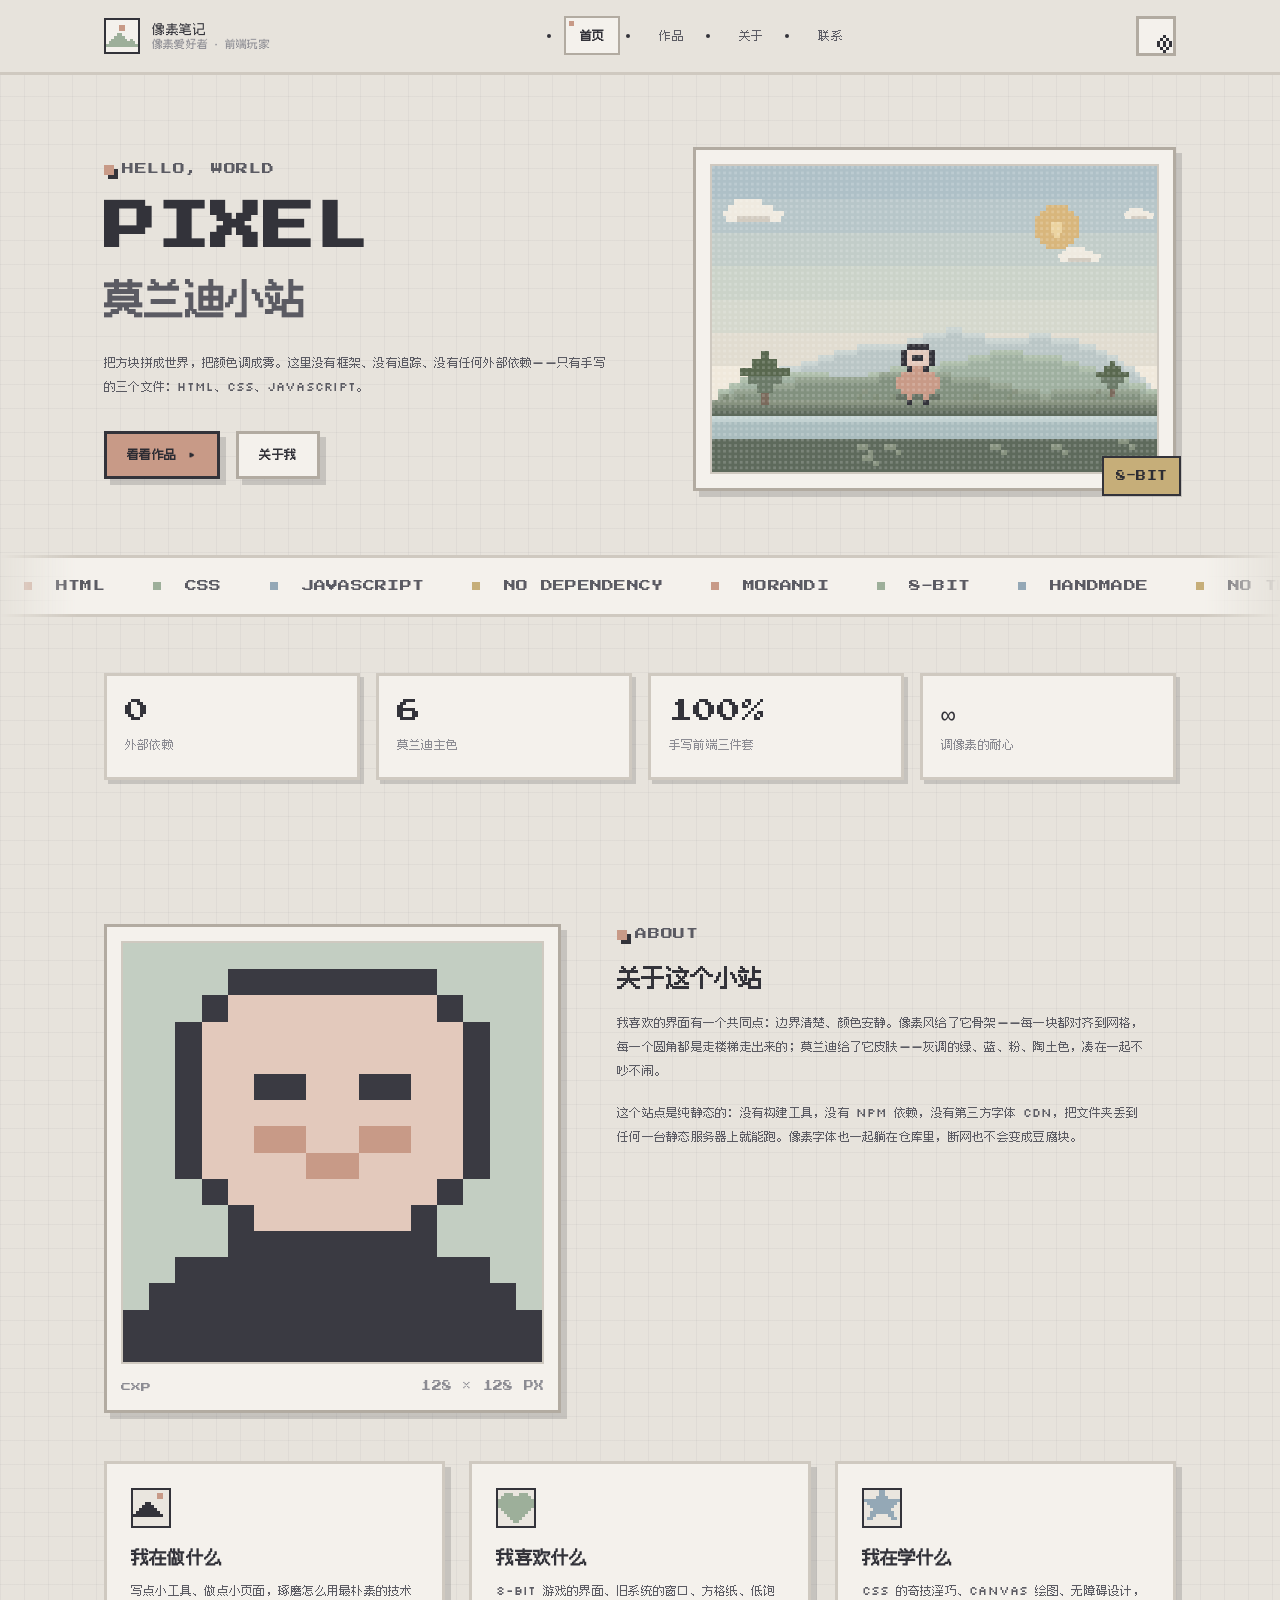
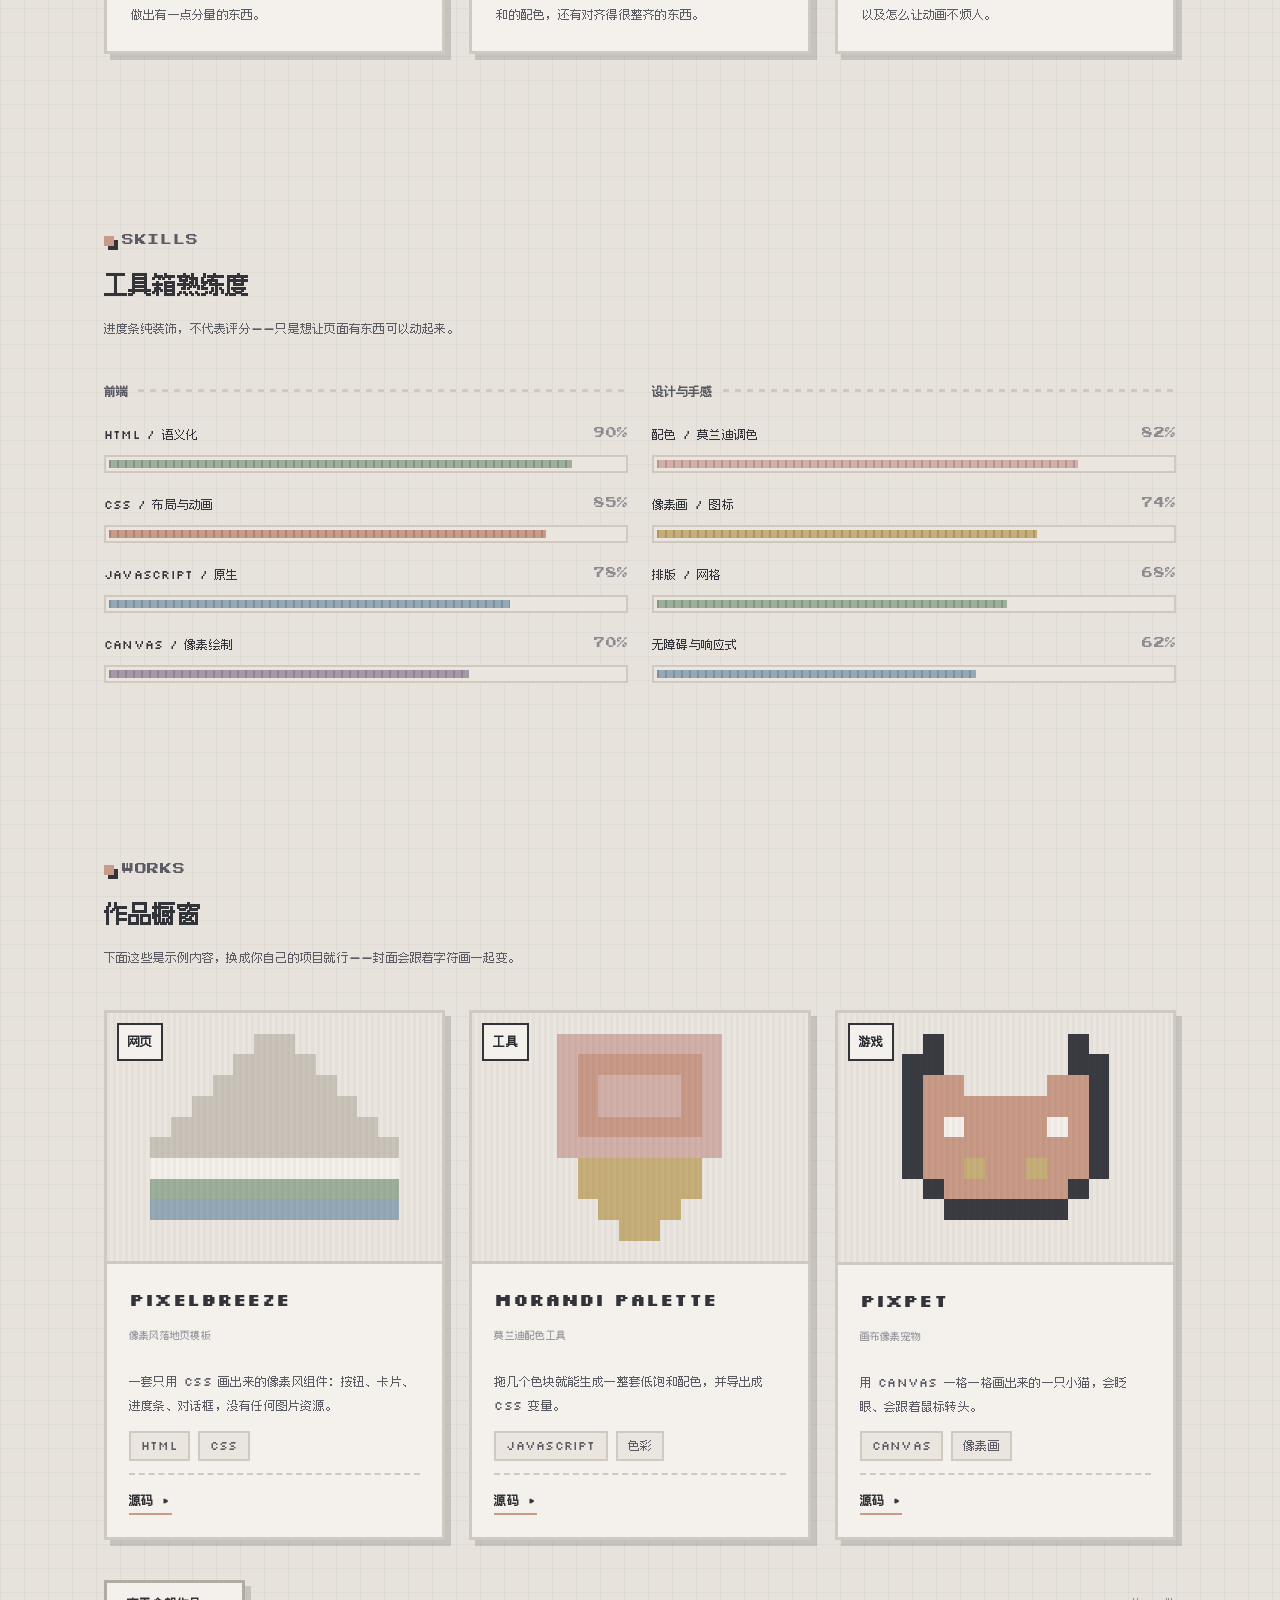
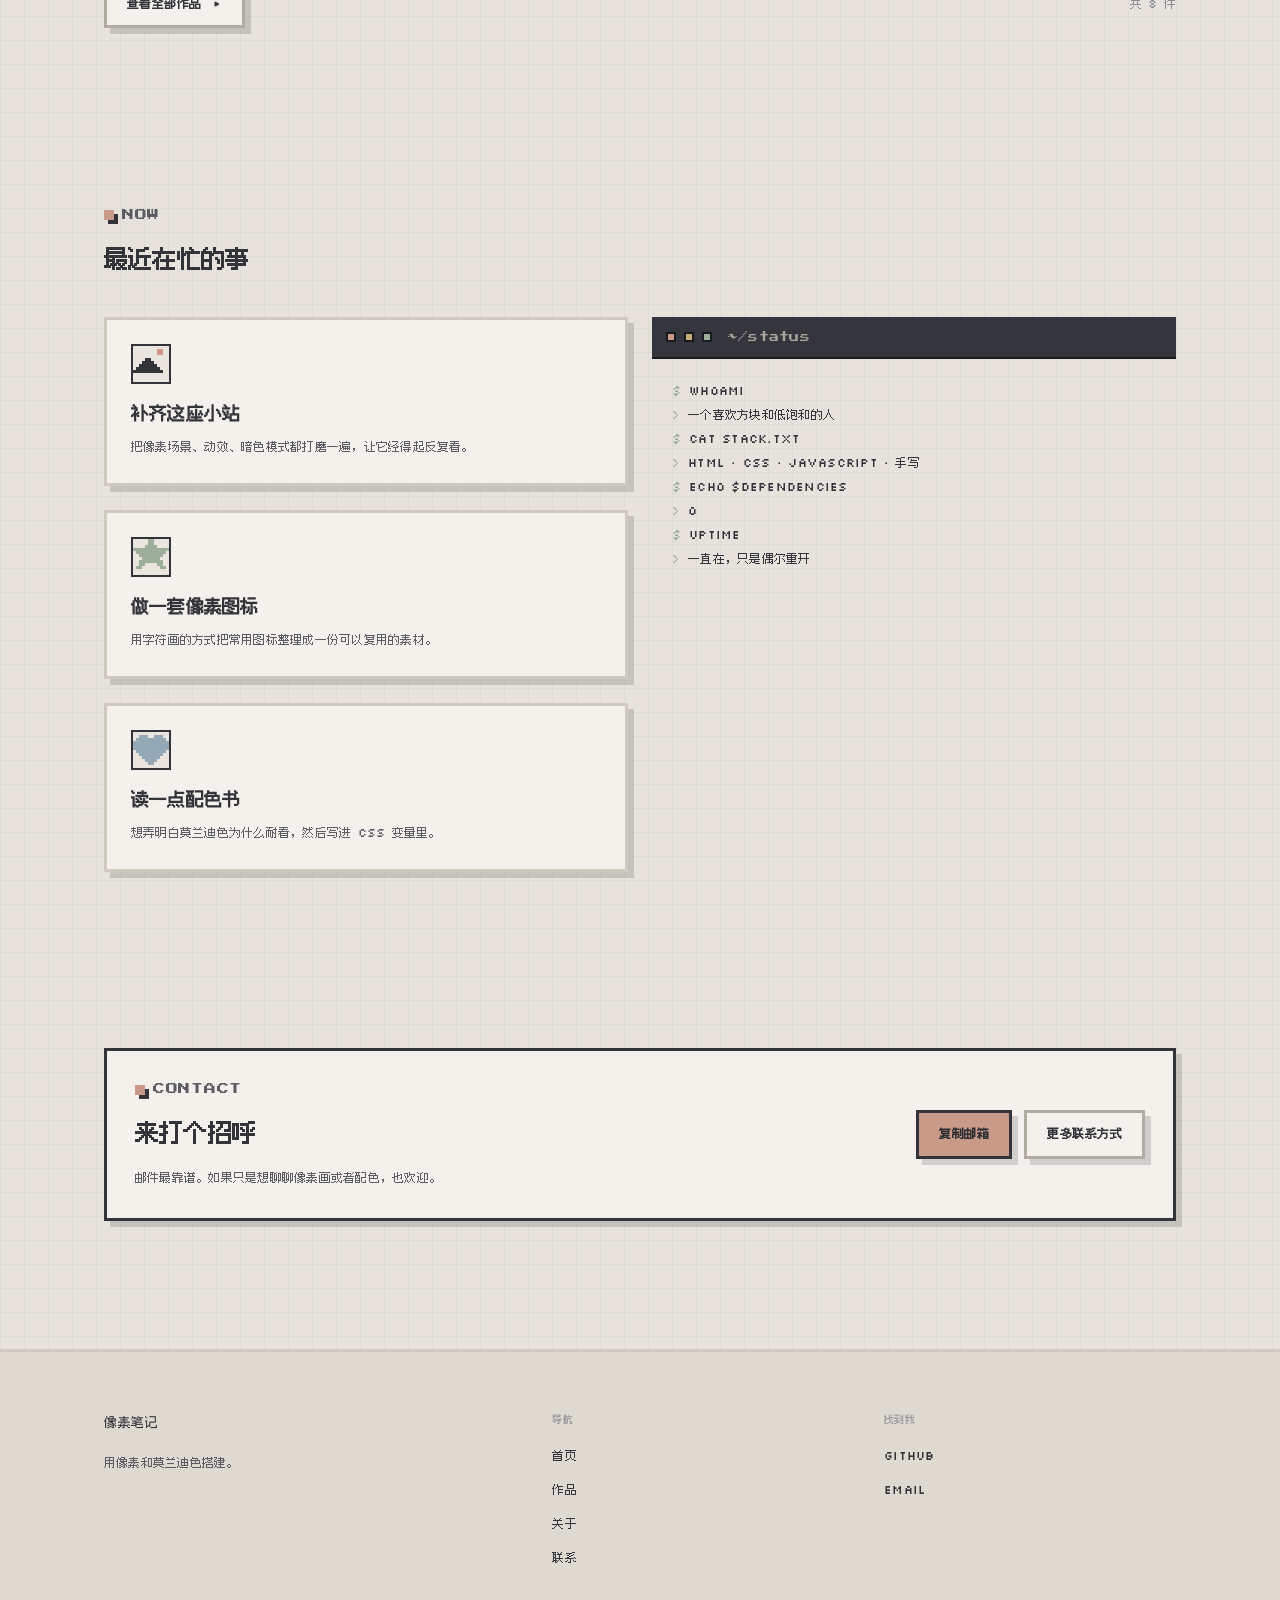
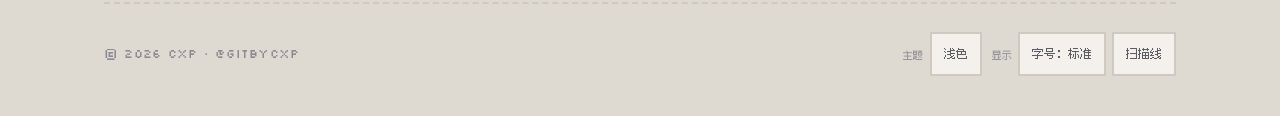
<file: index.html>
<!DOCTYPE html>
<html lang="zh-CN" data-theme="light">
  <head>
    <meta charset="utf-8" />
    <meta name="viewport" content="width=device-width, initial-scale=1" />
    <title>像素笔记 · 一个像素风的莫兰迪小站</title>
    <meta
      name="description"
      content="一个用 HTML、CSS、JavaScript 手写的像素风个人小站，配色取自莫兰迪。零依赖、零框架、零追踪。"
    />
    <meta name="author" content="cxp" />
    <meta name="theme-color" content="#e7e3dc" />
    <meta property="og:type" content="website" />
    <meta property="og:title" content="像素笔记 · 像素风 + 莫兰迪" />
    <meta
      property="og:description"
      content="手写的像素风小站：方格、台阶、低饱和色，还有一个会眨眼的小人。"
    />
    <link rel="icon" href="assets/img/favicon.svg" type="image/svg+xml" />
    <link rel="stylesheet" href="assets/css/style.css" />
    <script>
      /* 在渲染前把主题定下来，避免刷新时闪白 */
      (function () {
        var saved = {};
        try {
          saved = JSON.parse(localStorage.getItem("pixel-morandi") || "{}") || {};
        } catch (e) {
          saved = {};
        }
        var theme =
          saved.theme ||
          (window.matchMedia && window.matchMedia("(prefers-color-scheme: dark)").matches
            ? "dusk"
            : "light");
        document.documentElement.setAttribute("data-theme", theme);
        if (saved.text) document.documentElement.setAttribute("data-text", saved.text);
      })();
    </script>
    <script src="assets/js/data.js" defer></script>
    <script src="assets/js/site.js" defer></script>
  </head>
  <body data-page="home">
    <a class="skip-link" href="#main">跳到主要内容</a>
    <div class="progress" data-progress></div>
    <canvas class="sparkle-layer" data-sparkles aria-hidden="true"></canvas>

    <header class="site-header">
      <div class="wrap site-header__inner">
        <a class="brand" href="index.html">
          <span class="brand__mark">
            <img src="assets/img/mark.svg" width="48" height="32" alt="" />
          </span>
          <span class="brand__text">
            <span class="brand__name" data-bind="meta.siteName">像素笔记</span>
            <span class="brand__tag" data-bind="owner.role">像素爱好者 · 前端玩家</span>
          </span>
        </a>

        <nav class="site-nav" id="site-nav" data-nav aria-label="主导航"></nav>

        <div class="header-tools">
          <button class="icon-btn" type="button" data-theme-toggle aria-label="切换主题">
            <span class="px-icon px-icon--sun" data-theme-glyph></span>
          </button>
          <button
            class="icon-btn nav-toggle"
            type="button"
            data-nav-toggle
            aria-expanded="false"
            aria-controls="site-nav"
            aria-label="打开菜单"
          >
            <span class="px-icon px-icon--menu"></span>
          </button>
        </div>
      </div>
    </header>

    <main id="main">
      <!-- 首屏 -->
      <section class="hero">
        <div class="wrap hero__inner">
          <div>
            <p class="eyebrow" data-bind="hero.eyebrow">HELLO, WORLD</p>
            <h1 class="hero__title">
              <span class="hero__title-top" data-bind="hero.titleTop">PIXEL</span>
              <span class="hero__title-bottom" data-bind="hero.titleBottom">莫兰迪小站</span>
            </h1>
            <p class="hero__lead lead" data-bind="hero.lead">
              把方块拼成世界，把颜色调成雾。
            </p>
            <div class="hero__actions">
              <a class="btn" href="projects.html" data-bind-href="hero.primary.href">
                <span data-bind="hero.primary.label">看看作品</span>
                <span class="btn__arrow" aria-hidden="true">▸</span>
              </a>
              <a class="btn btn--ghost" href="about.html" data-bind-href="hero.secondary.href">
                <span data-bind="hero.secondary.label">关于我</span>
              </a>
            </div>
          </div>

          <div class="hero__art" data-reveal>
            <div class="hero__art-inner">
              <img
                class="scene scene--day"
                src="assets/img/scene-day.svg"
                width="320"
                height="220"
                alt="像素画：山谷、云朵、太阳和一个站在湖边的小人"
              />
              <img
                class="scene scene--night"
                src="assets/img/scene-night.svg"
                width="320"
                height="220"
                alt=""
                aria-hidden="true"
              />
            </div>
            <span class="hero__badge" aria-hidden="true">8-BIT</span>
          </div>
        </div>
      </section>

      <!-- 走马灯 -->
      <div class="marquee" aria-hidden="true">
        <div class="marquee__track" data-marquee></div>
      </div>

      <!-- 数字条 -->
      <section class="section section--tight">
        <div class="wrap">
          <div class="stats" data-stats data-reveal></div>
        </div>
      </section>

      <!-- 关于 -->
      <section class="section" id="about">
        <div class="wrap">
          <div class="about__grid">
            <div class="portrait" data-reveal>
              <div class="portrait__frame" data-portrait></div>
              <div class="portrait__cap">
                <span data-bind="owner.name">cxp</span>
                <span>128 × 128 PX</span>
              </div>
            </div>

            <div>
              <p class="eyebrow" data-bind="about.eyebrow">ABOUT</p>
              <h2 data-bind="about.title">关于这个小站</h2>
              <div class="prose" data-about-text></div>
            </div>
          </div>

          <div class="grid grid--3" style="margin-top: 48px" data-about-cards></div>
        </div>
      </section>

      <!-- 技能 -->
      <section class="section" id="skills">
        <div class="wrap">
          <div class="section-head">
            <p class="eyebrow" data-bind="skills.eyebrow">SKILLS</p>
            <h2 data-bind="skills.title">工具箱熟练度</h2>
            <p class="lead" data-bind="skills.lead"></p>
          </div>
          <div class="grid grid--2" data-skills></div>
        </div>
      </section>

      <!-- 精选作品 -->
      <section class="section" id="works">
        <div class="wrap">
          <div class="section-head">
            <p class="eyebrow" data-bind="projects.eyebrow">WORKS</p>
            <h2 data-bind="projects.title">作品橱窗</h2>
            <p class="lead" data-bind="projects.lead"></p>
          </div>

          <div class="grid grid--3" data-projects="featured"></div>

          <div class="row" style="margin-top: 40px; justify-content: space-between">
            <a class="btn btn--ghost" href="projects.html">
              <span>查看全部作品</span>
              <span class="btn__arrow" aria-hidden="true">▸</span>
            </a>
            <span class="muted">共 <span data-project-count>0</span> 件</span>
          </div>
        </div>
      </section>

      <!-- 最近在忙 -->
      <section class="section" id="now">
        <div class="wrap">
          <div class="section-head">
            <p class="eyebrow" data-bind="focus.eyebrow">NOW</p>
            <h2 data-bind="focus.title">最近在忙的事</h2>
          </div>

          <div class="grid grid--2" style="align-items: start">
            <div class="stack" data-focus></div>
            <div data-terminal data-reveal></div>
          </div>
        </div>
      </section>

      <!-- 联系 -->
      <section class="section">
        <div class="wrap">
          <div class="panel panel--accent" data-reveal>
            <div class="row" style="justify-content: space-between; gap: 32px">
              <div style="max-width: 44ch">
                <p class="eyebrow" data-bind="contact.eyebrow">CONTACT</p>
                <h2 data-bind="contact.title">来打个招呼</h2>
                <p class="lead" style="margin: 0" data-bind="contact.lead"></p>
              </div>
              <div class="row">
                <button
                  class="btn"
                  type="button"
                  data-copy="snowwolf.sakura@gmail.com"
                >
                  复制邮箱
                </button>
                <a class="btn btn--ghost" href="contact.html">更多联系方式</a>
              </div>
            </div>
          </div>
        </div>
      </section>
    </main>

    <footer class="site-footer">
      <div class="wrap">
        <div class="site-footer__top">
          <div class="site-footer__brand">
            <span class="brand__name" data-bind="meta.siteName">像素笔记</span>
            <p data-bind="owner.footerNote">用像素和莫兰迪色搭建。</p>
          </div>
          <div>
            <div class="footer-title">导航</div>
            <ul class="footer-links" data-footer-links></ul>
          </div>
          <div>
            <div class="footer-title">找到我</div>
            <ul class="footer-links" data-footer-social></ul>
          </div>
        </div>

        <div class="site-footer__bottom">
          <span
            >© <span data-year>2026</span> <span data-bind="owner.name">cxp</span> ·
            <span data-handle>@gitbycxp</span></span
          >
          <div class="footer-controls">
            <div class="control-group">
              <span class="control-group__label">主题</span>
              <button class="toggle-btn" type="button" data-theme-toggle aria-label="切换主题">
                <span data-theme-name>浅色</span>
              </button>
            </div>
            <div class="control-group">
              <span class="control-group__label">显示</span>
              <button class="toggle-btn" type="button" data-text-toggle aria-pressed="false">
                字号：标准
              </button>
              <button class="toggle-btn" type="button" data-crt-toggle aria-pressed="false">
                扫描线
              </button>
            </div>
          </div>
        </div>
      </div>
    </footer>
  </body>
</html>
</file>
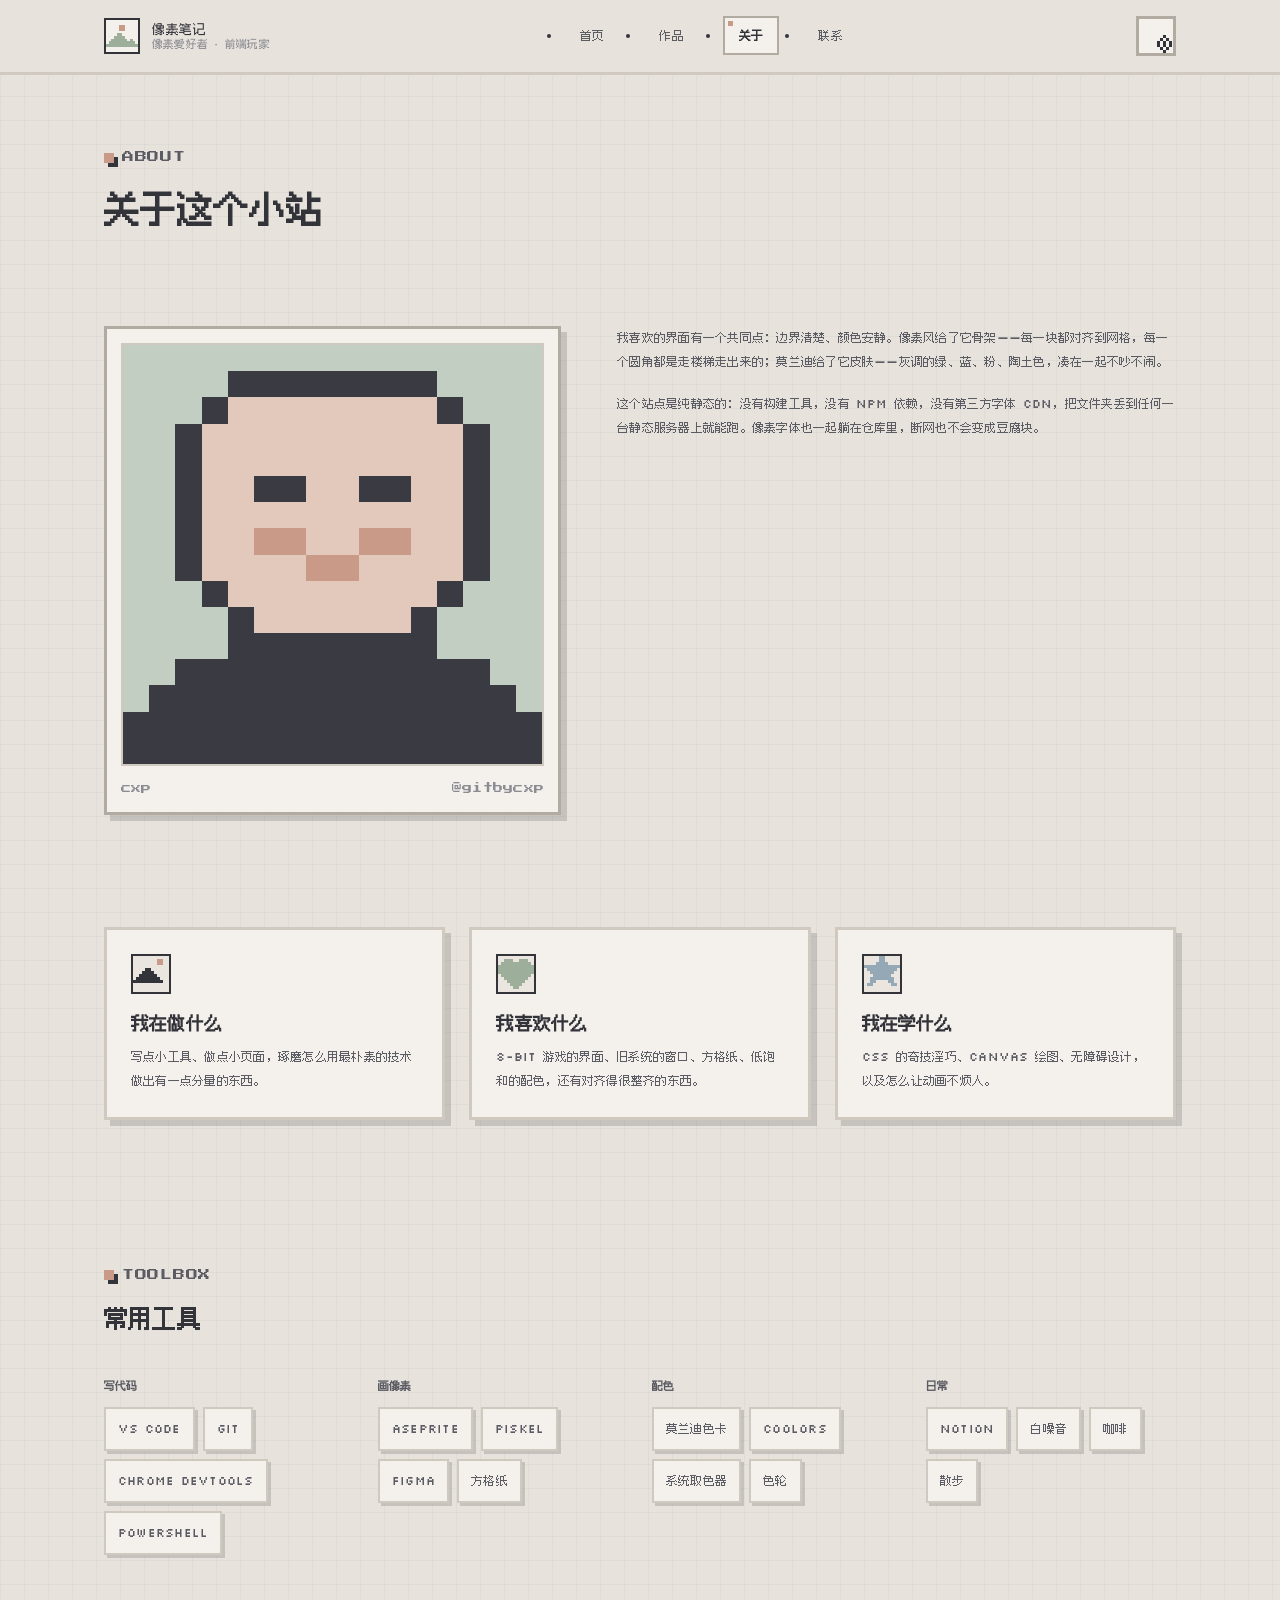
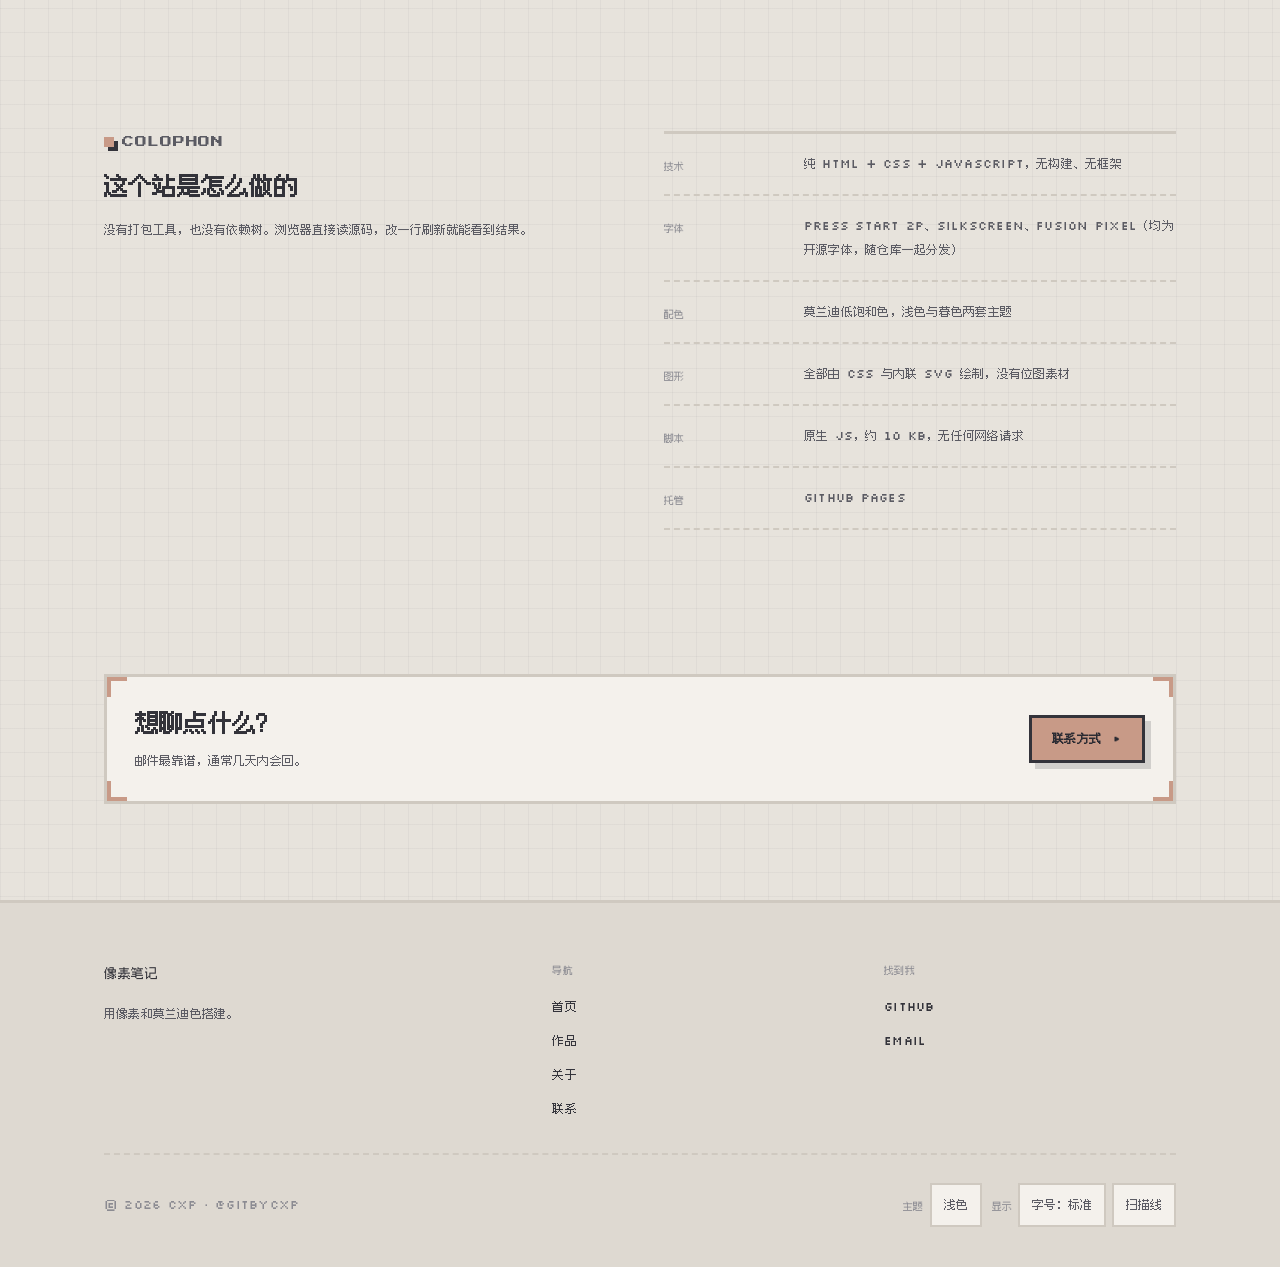
<file: about.html>
<!DOCTYPE html>
<html lang="zh-CN" data-theme="light">
  <head>
    <meta charset="utf-8" />
    <meta name="viewport" content="width=device-width, initial-scale=1" />
    <title>关于 · 像素笔记</title>
    <meta
      name="description"
      content="关于这个像素风小站：为什么用莫兰迪配色、用了哪些工具、技术栈和字体许可。"
    />
    <meta name="theme-color" content="#e7e3dc" />
    <meta property="og:type" content="website" />
    <meta property="og:title" content="关于 · 像素笔记" />
    <link rel="icon" href="assets/img/favicon.svg" type="image/svg+xml" />
    <link rel="stylesheet" href="assets/css/style.css" />
    <script>
      (function () {
        var saved = {};
        try {
          saved = JSON.parse(localStorage.getItem("pixel-morandi") || "{}") || {};
        } catch (e) {
          saved = {};
        }
        var theme =
          saved.theme ||
          (window.matchMedia && window.matchMedia("(prefers-color-scheme: dark)").matches
            ? "dusk"
            : "light");
        document.documentElement.setAttribute("data-theme", theme);
        if (saved.text) document.documentElement.setAttribute("data-text", saved.text);
      })();
    </script>
    <script src="assets/js/data.js" defer></script>
    <script src="assets/js/site.js" defer></script>
  </head>
  <body data-page="about">
    <a class="skip-link" href="#main">跳到主要内容</a>
    <div class="progress" data-progress></div>
    <canvas class="sparkle-layer" data-sparkles aria-hidden="true"></canvas>

    <header class="site-header">
      <div class="wrap site-header__inner">
        <a class="brand" href="index.html">
          <span class="brand__mark">
            <img src="assets/img/mark.svg" width="48" height="32" alt="" />
          </span>
          <span class="brand__text">
            <span class="brand__name" data-bind="meta.siteName">像素笔记</span>
            <span class="brand__tag" data-bind="owner.role">像素爱好者 · 前端玩家</span>
          </span>
        </a>

        <nav class="site-nav" id="site-nav" data-nav aria-label="主导航"></nav>

        <div class="header-tools">
          <button class="icon-btn" type="button" data-theme-toggle aria-label="切换主题">
            <span class="px-icon px-icon--sun" data-theme-glyph></span>
          </button>
          <button
            class="icon-btn nav-toggle"
            type="button"
            data-nav-toggle
            aria-expanded="false"
            aria-controls="site-nav"
            aria-label="打开菜单"
          >
            <span class="px-icon px-icon--menu"></span>
          </button>
        </div>
      </div>
    </header>

    <main id="main">
      <section class="page-head">
        <div class="wrap">
          <p class="eyebrow" data-bind="about.eyebrow">ABOUT</p>
          <h1 data-bind="about.title">关于这个小站</h1>
        </div>
      </section>

      <section class="section section--tight">
        <div class="wrap">
          <div class="about__grid">
            <div class="portrait" data-reveal>
              <div class="portrait__frame" data-portrait></div>
              <div class="portrait__cap">
                <span data-bind="owner.name">cxp</span>
                <span data-handle>@gitbycxp</span>
              </div>
            </div>
            <div class="prose prose--wide" data-about-text></div>
          </div>
        </div>
      </section>

      <section class="section section--tight">
        <div class="wrap">
          <div class="grid grid--3" data-about-cards></div>
        </div>
      </section>

      <section class="section">
        <div class="wrap">
          <div class="section-head">
            <p class="eyebrow" data-bind="toolbox.eyebrow">TOOLBOX</p>
            <h2 data-bind="toolbox.title">常用工具</h2>
          </div>
          <div class="grid grid--4" data-toolbox></div>
        </div>
      </section>

      <section class="section">
        <div class="wrap">
          <div class="grid grid--2" style="gap: 48px; align-items: start">
            <div>
              <p class="eyebrow" data-bind="siteInfo.eyebrow">COLOPHON</p>
              <h2 data-bind="siteInfo.title">这个站是怎么做的</h2>
              <p class="lead">
                没有打包工具，也没有依赖树。浏览器直接读源码，改一行刷新就能看到结果。
              </p>
            </div>
            <div class="info-list" data-site-info></div>
          </div>
        </div>
      </section>

      <section class="section section--tight">
        <div class="wrap">
          <div class="panel brackets panel--flat">
            <div class="row" style="justify-content: space-between; gap: 24px">
              <div>
                <h2 style="margin-bottom: 8px">想聊点什么？</h2>
                <p class="lead" style="margin: 0">邮件最靠谱，通常几天内会回。</p>
              </div>
              <a class="btn" href="contact.html">
                <span>联系方式</span>
                <span class="btn__arrow" aria-hidden="true">▸</span>
              </a>
            </div>
          </div>
        </div>
      </section>
    </main>

    <footer class="site-footer">
      <div class="wrap">
        <div class="site-footer__top">
          <div class="site-footer__brand">
            <span class="brand__name" data-bind="meta.siteName">像素笔记</span>
            <p data-bind="owner.footerNote">用像素和莫兰迪色搭建。</p>
          </div>
          <div>
            <div class="footer-title">导航</div>
            <ul class="footer-links" data-footer-links></ul>
          </div>
          <div>
            <div class="footer-title">找到我</div>
            <ul class="footer-links" data-footer-social></ul>
          </div>
        </div>

        <div class="site-footer__bottom">
          <span
            >© <span data-year>2026</span> <span data-bind="owner.name">cxp</span> ·
            <span data-handle>@gitbycxp</span></span
          >
          <div class="footer-controls">
            <div class="control-group">
              <span class="control-group__label">主题</span>
              <button class="toggle-btn" type="button" data-theme-toggle aria-label="切换主题">
                <span data-theme-name>浅色</span>
              </button>
            </div>
            <div class="control-group">
              <span class="control-group__label">显示</span>
              <button class="toggle-btn" type="button" data-text-toggle aria-pressed="false">
                字号：标准
              </button>
              <button class="toggle-btn" type="button" data-crt-toggle aria-pressed="false">
                扫描线
              </button>
            </div>
          </div>
        </div>
      </div>
    </footer>
  </body>
</html>
</file>
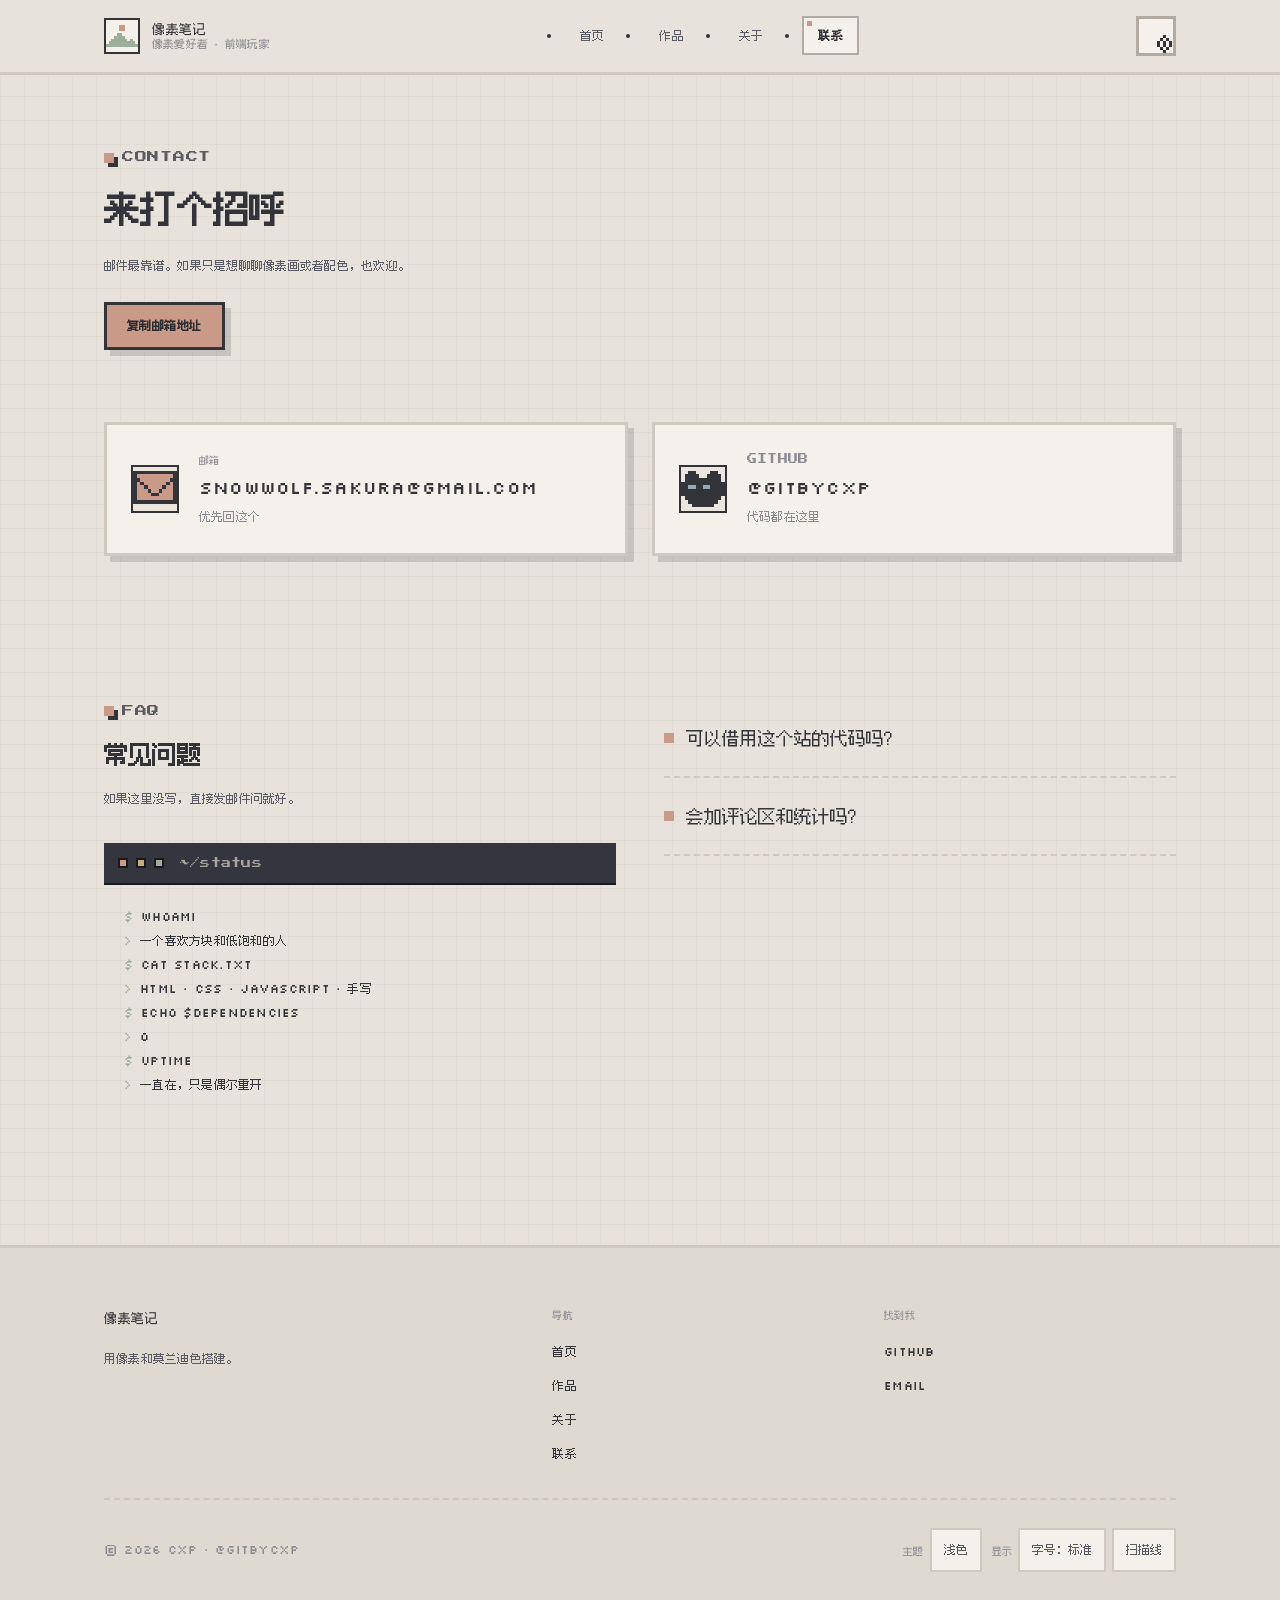
<file: contact.html>
<!DOCTYPE html>
<html lang="zh-CN" data-theme="light">
  <head>
    <meta charset="utf-8" />
    <meta name="viewport" content="width=device-width, initial-scale=1" />
    <title>联系 · 像素笔记</title>
    <meta name="description" content="联系方式：邮箱与 GitHub。欢迎聊聊像素画、配色和静态网站。" />
    <meta name="theme-color" content="#e7e3dc" />
    <meta property="og:type" content="website" />
    <meta property="og:title" content="联系 · 像素笔记" />
    <link rel="icon" href="assets/img/favicon.svg" type="image/svg+xml" />
    <link rel="stylesheet" href="assets/css/style.css" />
    <script>
      (function () {
        var saved = {};
        try {
          saved = JSON.parse(localStorage.getItem("pixel-morandi") || "{}") || {};
        } catch (e) {
          saved = {};
        }
        var theme =
          saved.theme ||
          (window.matchMedia && window.matchMedia("(prefers-color-scheme: dark)").matches
            ? "dusk"
            : "light");
        document.documentElement.setAttribute("data-theme", theme);
        if (saved.text) document.documentElement.setAttribute("data-text", saved.text);
      })();
    </script>
    <script src="assets/js/data.js" defer></script>
    <script src="assets/js/site.js" defer></script>
  </head>
  <body data-page="contact">
    <a class="skip-link" href="#main">跳到主要内容</a>
    <div class="progress" data-progress></div>
    <canvas class="sparkle-layer" data-sparkles aria-hidden="true"></canvas>

    <header class="site-header">
      <div class="wrap site-header__inner">
        <a class="brand" href="index.html">
          <span class="brand__mark">
            <img src="assets/img/mark.svg" width="48" height="32" alt="" />
          </span>
          <span class="brand__text">
            <span class="brand__name" data-bind="meta.siteName">像素笔记</span>
            <span class="brand__tag" data-bind="owner.role">像素爱好者 · 前端玩家</span>
          </span>
        </a>

        <nav class="site-nav" id="site-nav" data-nav aria-label="主导航"></nav>

        <div class="header-tools">
          <button class="icon-btn" type="button" data-theme-toggle aria-label="切换主题">
            <span class="px-icon px-icon--sun" data-theme-glyph></span>
          </button>
          <button
            class="icon-btn nav-toggle"
            type="button"
            data-nav-toggle
            aria-expanded="false"
            aria-controls="site-nav"
            aria-label="打开菜单"
          >
            <span class="px-icon px-icon--menu"></span>
          </button>
        </div>
      </div>
    </header>

    <main id="main">
      <section class="page-head">
        <div class="wrap">
          <p class="eyebrow" data-bind="contact.eyebrow">CONTACT</p>
          <h1 data-bind="contact.title">来打个招呼</h1>
          <p class="lead" data-bind="contact.lead"></p>
          <div class="row" style="margin-top: 24px">
            <button class="btn" type="button" data-copy="snowwolf.sakura@gmail.com">
              复制邮箱地址
            </button>
          </div>
        </div>
      </section>

      <section class="section section--tight">
        <div class="wrap">
          <div class="grid grid--2" data-channels></div>
        </div>
      </section>

      <section class="section">
        <div class="wrap">
          <div class="grid grid--2" style="gap: 48px; align-items: start">
            <div>
              <p class="eyebrow">FAQ</p>
              <h2>常见问题</h2>
              <p class="lead">如果这里没写，直接发邮件问就好。</p>
              <div data-terminal style="margin-top: 32px"></div>
            </div>
            <div data-faq></div>
          </div>
        </div>
      </section>
    </main>

    <footer class="site-footer">
      <div class="wrap">
        <div class="site-footer__top">
          <div class="site-footer__brand">
            <span class="brand__name" data-bind="meta.siteName">像素笔记</span>
            <p data-bind="owner.footerNote">用像素和莫兰迪色搭建。</p>
          </div>
          <div>
            <div class="footer-title">导航</div>
            <ul class="footer-links" data-footer-links></ul>
          </div>
          <div>
            <div class="footer-title">找到我</div>
            <ul class="footer-links" data-footer-social></ul>
          </div>
        </div>

        <div class="site-footer__bottom">
          <span
            >© <span data-year>2026</span> <span data-bind="owner.name">cxp</span> ·
            <span data-handle>@gitbycxp</span></span
          >
          <div class="footer-controls">
            <div class="control-group">
              <span class="control-group__label">主题</span>
              <button class="toggle-btn" type="button" data-theme-toggle aria-label="切换主题">
                <span data-theme-name>浅色</span>
              </button>
            </div>
            <div class="control-group">
              <span class="control-group__label">显示</span>
              <button class="toggle-btn" type="button" data-text-toggle aria-pressed="false">
                字号：标准
              </button>
              <button class="toggle-btn" type="button" data-crt-toggle aria-pressed="false">
                扫描线
              </button>
            </div>
          </div>
        </div>
      </div>
    </footer>
  </body>
</html>
</file>
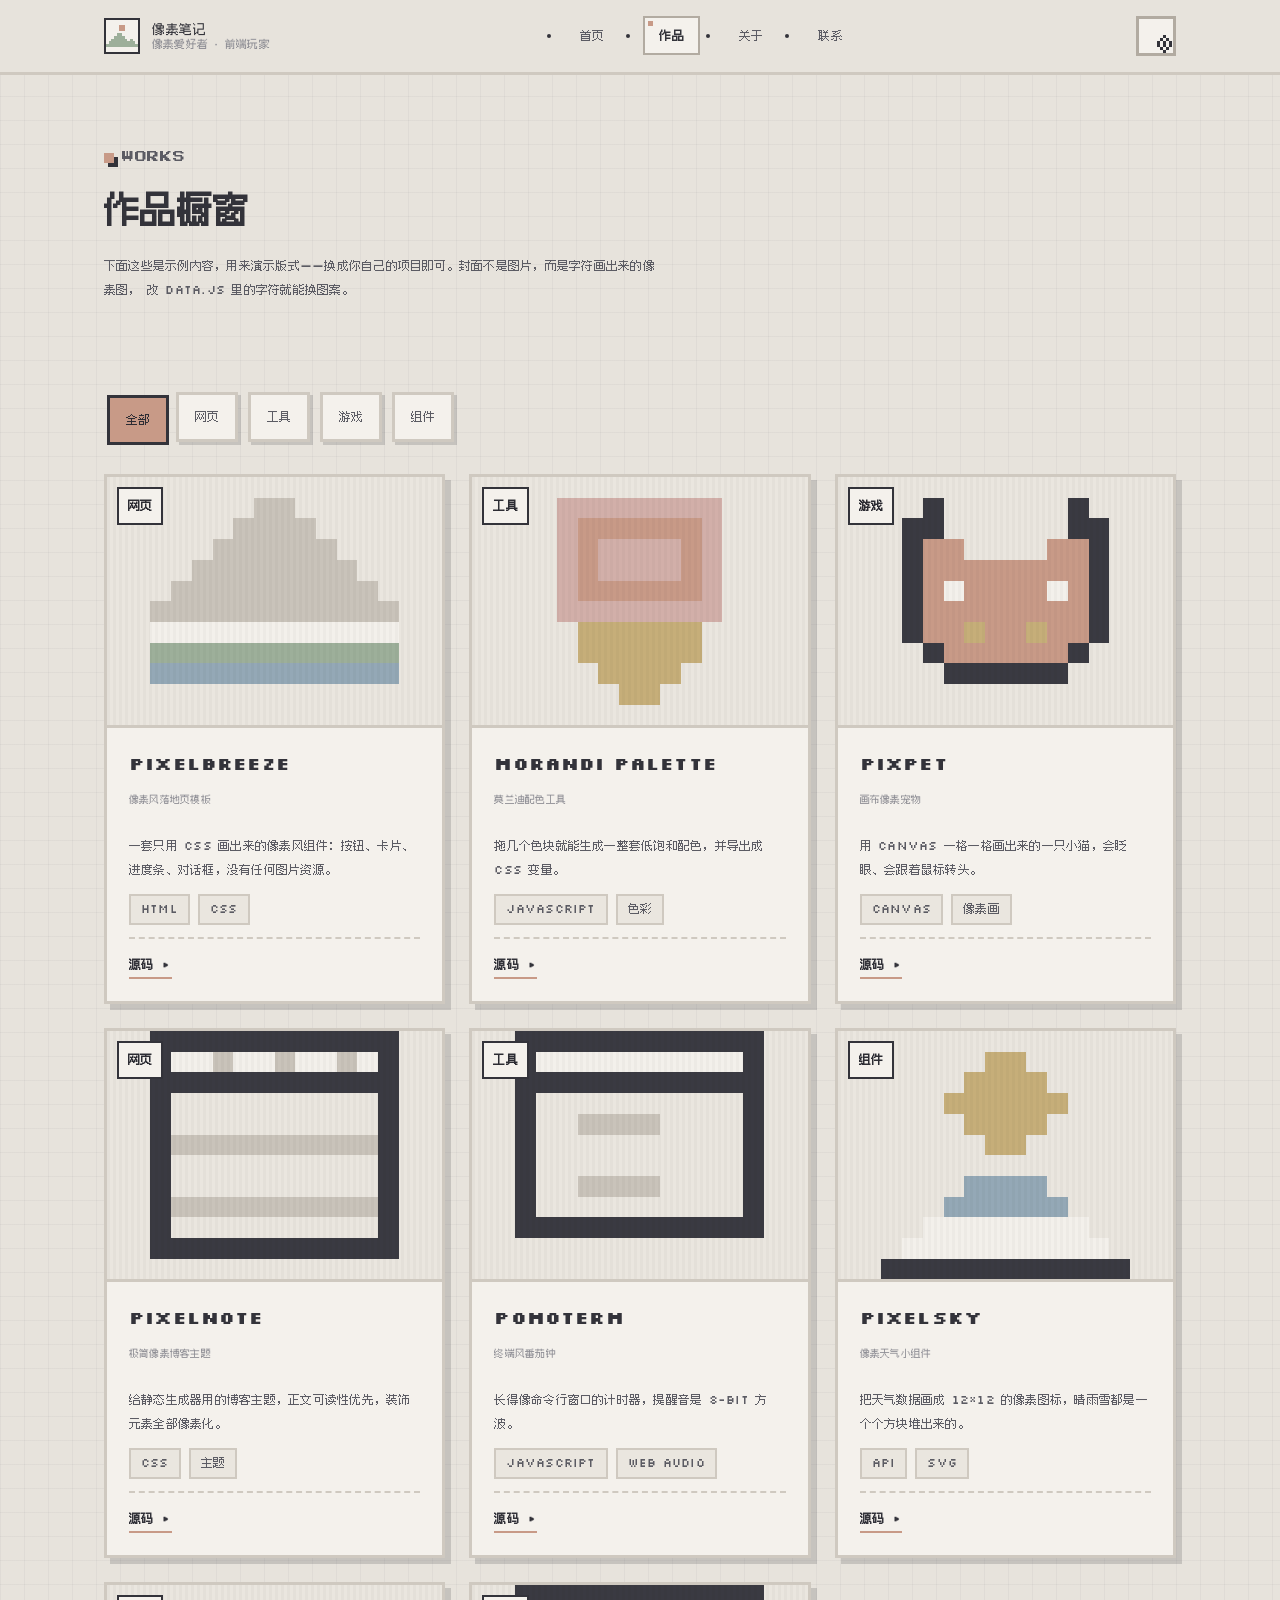
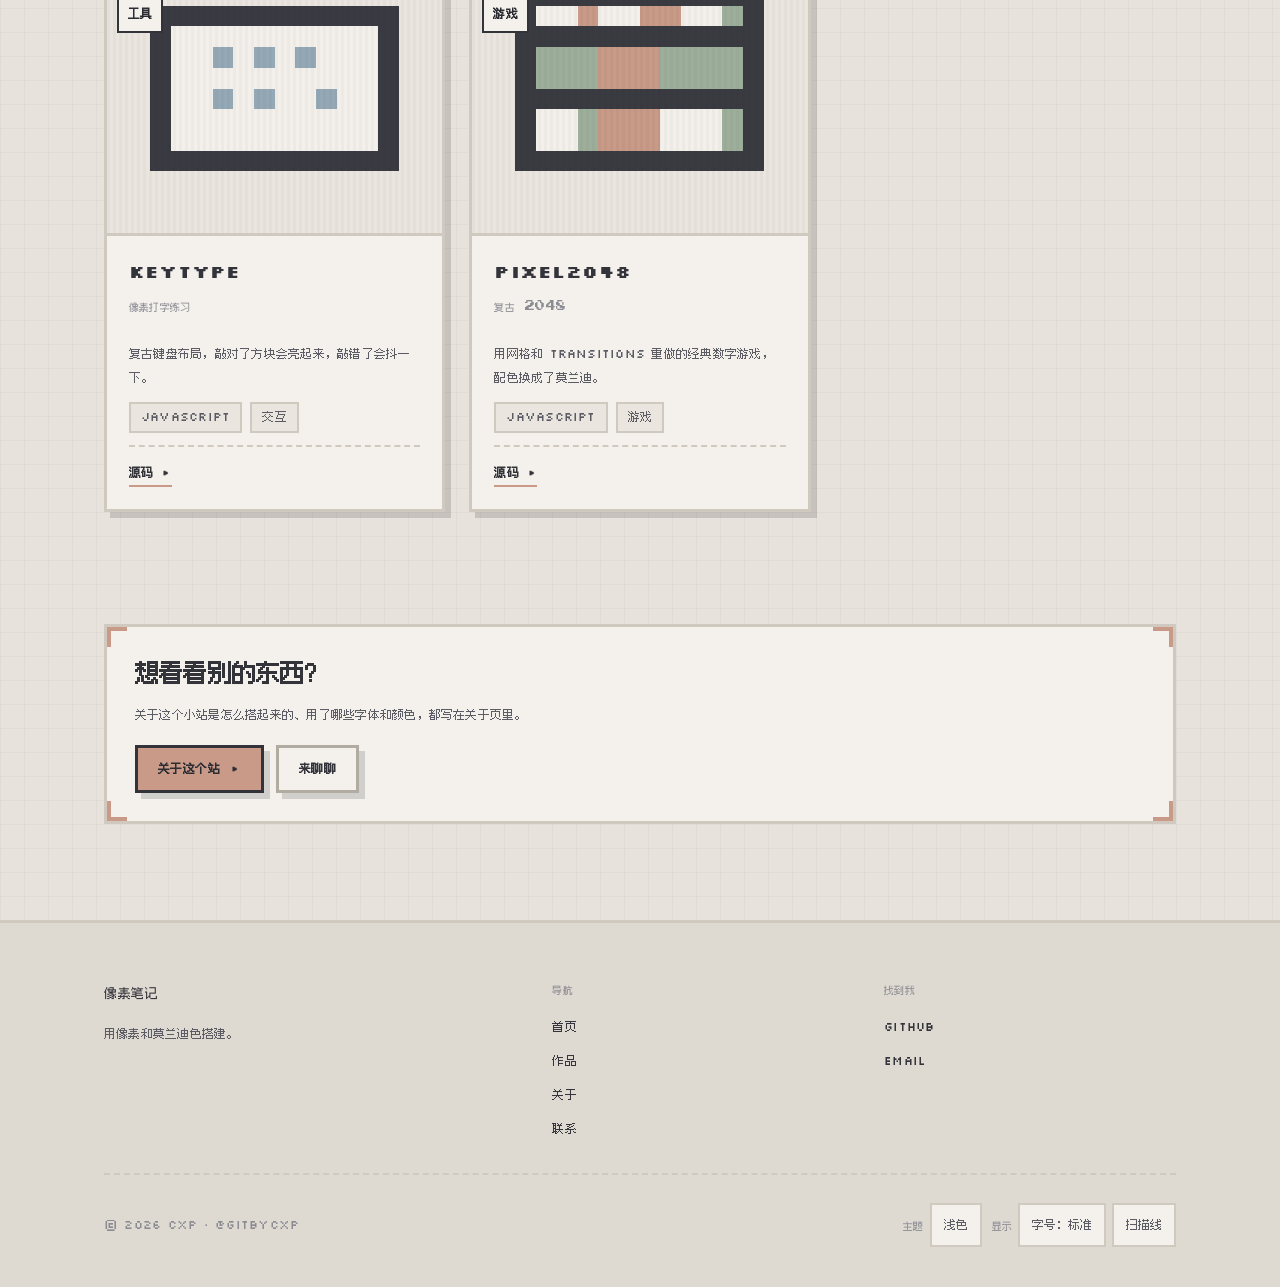
<file: projects.html>
<!DOCTYPE html>
<html lang="zh-CN" data-theme="light">
  <head>
    <meta charset="utf-8" />
    <meta name="viewport" content="width=device-width, initial-scale=1" />
    <title>作品 · 像素笔记</title>
    <meta
      name="description"
      content="像素风小站的作品橱窗：网页模板、小工具、小游戏，全部用 HTML、CSS、JavaScript 手写。"
    />
    <meta name="theme-color" content="#e7e3dc" />
    <meta property="og:type" content="website" />
    <meta property="og:title" content="作品 · 像素笔记" />
    <link rel="icon" href="assets/img/favicon.svg" type="image/svg+xml" />
    <link rel="stylesheet" href="assets/css/style.css" />
    <script>
      (function () {
        var saved = {};
        try {
          saved = JSON.parse(localStorage.getItem("pixel-morandi") || "{}") || {};
        } catch (e) {
          saved = {};
        }
        var theme =
          saved.theme ||
          (window.matchMedia && window.matchMedia("(prefers-color-scheme: dark)").matches
            ? "dusk"
            : "light");
        document.documentElement.setAttribute("data-theme", theme);
        if (saved.text) document.documentElement.setAttribute("data-text", saved.text);
      })();
    </script>
    <script src="assets/js/data.js" defer></script>
    <script src="assets/js/site.js" defer></script>
  </head>
  <body data-page="projects">
    <a class="skip-link" href="#main">跳到主要内容</a>
    <div class="progress" data-progress></div>
    <canvas class="sparkle-layer" data-sparkles aria-hidden="true"></canvas>

    <header class="site-header">
      <div class="wrap site-header__inner">
        <a class="brand" href="index.html">
          <span class="brand__mark">
            <img src="assets/img/mark.svg" width="48" height="32" alt="" />
          </span>
          <span class="brand__text">
            <span class="brand__name" data-bind="meta.siteName">像素笔记</span>
            <span class="brand__tag" data-bind="owner.role">像素爱好者 · 前端玩家</span>
          </span>
        </a>

        <nav class="site-nav" id="site-nav" data-nav aria-label="主导航"></nav>

        <div class="header-tools">
          <button class="icon-btn" type="button" data-theme-toggle aria-label="切换主题">
            <span class="px-icon px-icon--sun" data-theme-glyph></span>
          </button>
          <button
            class="icon-btn nav-toggle"
            type="button"
            data-nav-toggle
            aria-expanded="false"
            aria-controls="site-nav"
            aria-label="打开菜单"
          >
            <span class="px-icon px-icon--menu"></span>
          </button>
        </div>
      </div>
    </header>

    <main id="main">
      <section class="page-head">
        <div class="wrap">
          <p class="eyebrow">WORKS</p>
          <h1>作品橱窗</h1>
          <p class="lead">
            下面这些是示例内容，用来演示版式——换成你自己的项目即可。封面不是图片，而是字符画出来的像素图，
            改 data.js 里的字符就能换图案。
          </p>
        </div>
      </section>

      <section class="section section--tight">
        <div class="wrap">
          <div class="filter-bar" data-filters role="group" aria-label="按类型筛选"></div>
          <div class="grid grid--3" data-projects="all"></div>
          <div class="empty" data-projects-empty hidden>这个分类下暂时还没有作品。</div>
        </div>
      </section>

      <section class="section section--tight">
        <div class="wrap">
          <div class="panel brackets panel--flat">
            <h2 style="margin-bottom: 12px">想看看别的东西？</h2>
            <p class="lead">
              关于这个小站是怎么搭起来的、用了哪些字体和颜色，都写在关于页里。
            </p>
            <div class="row">
              <a class="btn" href="about.html">
                <span>关于这个站</span>
                <span class="btn__arrow" aria-hidden="true">▸</span>
              </a>
              <a class="btn btn--ghost" href="contact.html">来聊聊</a>
            </div>
          </div>
        </div>
      </section>
    </main>

    <footer class="site-footer">
      <div class="wrap">
        <div class="site-footer__top">
          <div class="site-footer__brand">
            <span class="brand__name" data-bind="meta.siteName">像素笔记</span>
            <p data-bind="owner.footerNote">用像素和莫兰迪色搭建。</p>
          </div>
          <div>
            <div class="footer-title">导航</div>
            <ul class="footer-links" data-footer-links></ul>
          </div>
          <div>
            <div class="footer-title">找到我</div>
            <ul class="footer-links" data-footer-social></ul>
          </div>
        </div>

        <div class="site-footer__bottom">
          <span
            >© <span data-year>2026</span> <span data-bind="owner.name">cxp</span> ·
            <span data-handle>@gitbycxp</span></span
          >
          <div class="footer-controls">
            <div class="control-group">
              <span class="control-group__label">主题</span>
              <button class="toggle-btn" type="button" data-theme-toggle aria-label="切换主题">
                <span data-theme-name>浅色</span>
              </button>
            </div>
            <div class="control-group">
              <span class="control-group__label">显示</span>
              <button class="toggle-btn" type="button" data-text-toggle aria-pressed="false">
                字号：标准
              </button>
              <button class="toggle-btn" type="button" data-crt-toggle aria-pressed="false">
                扫描线
              </button>
            </div>
          </div>
        </div>
      </div>
    </footer>
  </body>
</html>
</file>
<file: assets/css/style.css>
/* =========================================================================
   Pixel Morandi · 核心样式
   -------------------------------------------------------------------------
   01 字体          02 设计令牌      03 重置
   04 排版          05 布局          06 按钮与标签
   07 面板与卡片    08 组件          09 页面区块
   10 动效          11 响应式
   ========================================================================= */

/* ---------------------------------------------------------------- 01 字体 */
/* 中文像素字：Fusion Pixel 12px（OFL 开源，见 assets/fonts/）
   unicode-range 限定为中日韩字符，拉丁字母交给下面两款拉丁像素字。 */
@font-face {
  font-family: "FusionPixel";
  src: url("../fonts/fusion-pixel-12px-zh-hans.woff2") format("woff2");
  font-weight: 400;
  font-style: normal;
  font-display: swap;
  unicode-range: U+2E80-303F, U+3400-4DBF, U+4E00-9FFF, F900-FAFF, U+FE30-FE4F,
    U+FF00-FFEF, U+20000-2FA1F;
}

@font-face {
  font-family: "PixelDisplay";
  src: url("../fonts/press-start-2p-latin-400.woff2") format("woff2");
  font-weight: 400;
  font-style: normal;
  font-display: swap;
  unicode-range: U+0000-00FF, U+2000-206F;
}

@font-face {
  font-family: "PixelUI";
  src: url("../fonts/silkscreen-latin-400.woff2") format("woff2");
  font-weight: 400;
  font-style: normal;
  font-display: swap;
  unicode-range: U+0000-00FF, U+2000-206F;
}

@font-face {
  font-family: "PixelUI";
  src: url("../fonts/silkscreen-latin-700.woff2") format("woff2");
  font-weight: 700;
  font-style: normal;
  font-display: swap;
  unicode-range: U+0000-00FF, U+2000-206F;
}

/* ------------------------------------------------------------ 02 设计令牌 */
:root {
  /* 字体栈：拉丁用像素字，中文由 FusionPixel 兜底 */
  --font-body: "PixelUI", "FusionPixel", "PingFang SC", "Microsoft YaHei", sans-serif;
  --font-head: "PixelUI", "FusionPixel", "PingFang SC", "Microsoft YaHei", sans-serif;
  --font-brand: "PixelDisplay", "FusionPixel", monospace;

  /* 字号阶梯：像素字体在整数倍下最锐利 */
  --fs-1: 12px;   /* 正文 */
  --fs-2: 18px;   /* 小标题 */
  --fs-3: 24px;   /* 二级标题 */
  --fs-4: 36px;   /* 一级标题 */
  --lh: 2;

  /* 莫兰迪色板 —— 浅色（默认） */
  --bg: #e7e3dc;
  --bg-2: #ded9d1;
  --surface: #f4f1ec;
  --surface-2: #eae6df;
  --ink: #33333a;
  --ink-2: #5b5b63;
  --ink-3: #8b8b92;
  --line: #cfc9c0;
  --line-2: #b2aba1;
  --shadow: rgba(51, 51, 58, 0.18);
  --sage: #9daf9a;
  --clay: #c89a87;
  --blue: #94a8b6;
  --pink: #d2afa9;
  --mustard: #c6ae79;
  --plum: #a697a9;
  --swap: #f4f1ec;
  color-scheme: light;

  /* 像素几何 */
  --pw: 3px;          /* 边框宽度 */
  --ps: 6px;          /* 投影偏移 */
  --gap: 24px;
  --maxw: 1120px;
  --radius: 0px;      /* 我们是像素风，拒绝圆角 */

  --accent: var(--clay);
}

/* 暮色主题 */
html[data-theme="dusk"] {
  --bg: #24242a;
  --bg-2: #2b2b32;
  --surface: #313139;
  --surface-2: #3a3a43;
  --ink: #e7e2da;
  --ink-2: #b3ada5;
  --ink-3: #837f7a;
  --line: #4a4a54;
  --line-2: #5b5b66;
  --shadow: rgba(0, 0, 0, 0.42);
  --sage: #8ea68d;
  --clay: #bf8b76;
  --blue: #89a1b2;
  --pink: #c7a19b;
  --mustard: #bfa76e;
  --plum: #9c8ca0;
  --swap: #24242a;
  color-scheme: dark;
}

/* 大字号模式（页脚可以切换） */
html[data-text="large"] {
  --fs-1: 18px;
  --fs-2: 24px;
  --fs-3: 36px;
  --fs-4: 48px;
}

/* ----------------------------------------------------------------- 03 重置 */
*,
*::before,
*::after {
  box-sizing: border-box;
}

html {
  -webkit-text-size-adjust: 100%;
  scroll-behavior: smooth;
}

body {
  margin: 0;
  min-height: 100vh;
  background-color: var(--bg);
  color: var(--ink);
  font-family: var(--font-body);
  font-size: var(--fs-1);
  line-height: var(--lh);
  letter-spacing: 0.02em;
  overflow-x: hidden;
  /* 4px 方格纸底纹 */
  background-image: linear-gradient(
      to right,
      rgba(51, 51, 58, 0.045) 0 1px,
      transparent 1px 100%
    ),
    linear-gradient(to bottom, rgba(51, 51, 58, 0.045) 0 1px, transparent 1px 100%);
  background-size: 24px 24px, 24px 24px;
}

html[data-theme="dusk"] body {
  background-image: linear-gradient(to right, rgba(255, 255, 255, 0.035) 0 1px, transparent 1px 100%),
    linear-gradient(to bottom, rgba(255, 255, 255, 0.035) 0 1px, transparent 1px 100%);
}

img,
svg {
  display: block;
  max-width: 100%;
}

img {
  image-rendering: pixelated;
}

a {
  color: inherit;
  text-decoration: none;
}

button {
  font: inherit;
  color: inherit;
  border: 0;
  background: none;
  cursor: pointer;
}

ul,
ol {
  margin: 0;
  padding: 0;
  list-style: none;
}

p {
  margin: 0 0 1.5em;
}

::selection {
  background: var(--clay);
  color: #2b2b31;
}

:focus-visible {
  outline: var(--pw) solid var(--clay);
  outline-offset: 3px;
}

/* 屏幕阅读器专用 */
.sr-only {
  position: absolute;
  width: 1px;
  height: 1px;
  padding: 0;
  margin: -1px;
  overflow: hidden;
  clip: rect(0 0 0 0);
  white-space: nowrap;
  border: 0;
}

.skip-link {
  position: fixed;
  top: 8px;
  left: 8px;
  z-index: 999;
  padding: 10px 14px;
  background: var(--ink);
  color: var(--bg);
  transform: translateY(-200%);
}

.skip-link:focus {
  transform: none;
}

/* ----------------------------------------------------------------- 04 排版 */
h1,
h2,
h3,
h4 {
  margin: 0 0 0.6em;
  font-family: var(--font-head);
  font-weight: 700;
  line-height: 1.5;
  letter-spacing: 0.01em;
  text-wrap: balance;
}

h1 {
  font-size: var(--fs-4);
  line-height: 1.4;
}

h2 {
  font-size: var(--fs-3);
}

h3 {
  font-size: var(--fs-2);
}

h4 {
  font-size: var(--fs-1);
}

.lead {
  color: var(--ink-2);
  max-width: 46em;
}

.muted {
  color: var(--ink-3);
}

.eyebrow {
  display: inline-flex;
  align-items: center;
  gap: 8px;
  margin-bottom: 16px;
  font-family: var(--font-brand);
  font-size: var(--fs-1);
  line-height: 1.6;
  letter-spacing: 0.06em;
  color: var(--ink-2);
  text-transform: uppercase;
}

.eyebrow::before {
  content: "";
  width: 10px;
  height: 10px;
  background: var(--accent);
  box-shadow: 4px 4px 0 0 var(--ink);
}

.text-accent {
  color: var(--accent);
}

/* 像素下划线：一条实心 + 一条虚线的方块 */
.hl {
  position: relative;
  display: inline-block;
  padding: 0 2px;
}

.hl::after {
  content: "";
  position: absolute;
  left: 0;
  right: 0;
  bottom: -6px;
  height: 4px;
  background-image: linear-gradient(90deg, var(--accent) 0 8px, transparent 8px 12px);
  background-size: 12px 4px;
}

/* ----------------------------------------------------------------- 05 布局 */
.wrap {
  width: 100%;
  max-width: var(--maxw);
  margin: 0 auto;
  padding: 0 24px;
}

.section {
  padding: 88px 0;
  position: relative;
}

.section--tight {
  padding: 56px 0;
}

.section-head {
  max-width: 60ch;
  margin-bottom: 40px;
}

.grid {
  display: grid;
  gap: var(--gap);
}

.grid--2 {
  grid-template-columns: repeat(2, minmax(0, 1fr));
}

.grid--3 {
  grid-template-columns: repeat(3, minmax(0, 1fr));
}

.grid--4 {
  grid-template-columns: repeat(4, minmax(0, 1fr));
}

.stack {
  display: flex;
  flex-direction: column;
  gap: var(--gap);
}

.row {
  display: flex;
  flex-wrap: wrap;
  align-items: center;
  gap: 12px;
}

.divider {
  height: var(--pw);
  background: var(--line);
  border: 0;
  margin: 0;
}

/* ------------------------------------------------------------ 06 按钮与标签 */
.btn {
  --btn-bg: var(--accent);
  --btn-ink: #2c2c33;
  --btn-edge: var(--ink);
  display: inline-flex;
  align-items: center;
  gap: 10px;
  padding: 14px 20px;
  font-family: var(--font-body);
  font-size: var(--fs-1);
  font-weight: 700;
  line-height: 1.2;
  letter-spacing: 0.04em;
  color: var(--btn-ink);
  background: var(--btn-bg);
  border: var(--pw) solid var(--btn-edge);
  border-radius: var(--radius);
  box-shadow: var(--ps) var(--ps) 0 0 var(--shadow);
  transition: transform 0.08s steps(2, end), box-shadow 0.08s steps(2, end),
    background-color 0.15s linear;
}

html[data-theme="dusk"] .btn {
  --btn-ink: #22222a;
  --btn-edge: #14141a;
}

.btn:hover {
  transform: translate(3px, 3px);
  box-shadow: 3px 3px 0 0 var(--shadow);
}

.btn:active {
  transform: translate(6px, 6px);
  box-shadow: 0 0 0 0 var(--shadow);
}

.btn--ghost {
  --btn-bg: var(--surface);
  --btn-ink: var(--ink);
  --btn-edge: var(--line-2);
}

.btn--ghost:hover {
  --btn-edge: var(--ink);
}

.btn--sm {
  padding: 10px 14px;
}

.btn__arrow {
  font-family: var(--font-brand);
  font-size: 10px;
  transform: translateY(-1px);
}

.tag {
  display: inline-flex;
  align-items: center;
  gap: 6px;
  padding: 6px 10px;
  font-family: var(--font-body);
  font-size: var(--fs-1);
  line-height: 1.2;
  color: var(--ink-2);
  background: var(--surface-2);
  border: 2px solid var(--line);
}

.tag--accent {
  color: var(--ink);
  border-color: var(--ink);
  background: var(--accent);
  font-weight: 700;
}

.tag-row {
  display: flex;
  flex-wrap: wrap;
  gap: 8px;
}

/* 筛选按钮 */
.filter-bar {
  display: flex;
  flex-wrap: wrap;
  gap: 10px;
  margin-bottom: 32px;
}

.filter-btn {
  padding: 10px 16px;
  font-size: var(--fs-1);
  color: var(--ink-2);
  background: var(--surface);
  border: var(--pw) solid var(--line);
  box-shadow: 3px 3px 0 0 var(--shadow);
  transition: transform 0.08s steps(2, end), box-shadow 0.08s steps(2, end),
    background-color 0.15s linear, color 0.15s linear;
}

.filter-btn:hover {
  color: var(--ink);
  border-color: var(--line-2);
}

.filter-btn[aria-pressed="true"] {
  color: #2c2c33;
  background: var(--accent);
  border-color: var(--ink);
  box-shadow: 0 0 0 0 var(--shadow);
  transform: translate(3px, 3px);
}

/* --------------------------------------------------------- 07 面板与卡片 */
.panel {
  position: relative;
  padding: 28px;
  background: var(--surface);
  border: var(--pw) solid var(--line);
  border-radius: var(--radius);
  box-shadow: var(--ps) var(--ps) 0 0 var(--shadow);
}

.panel--flat {
  box-shadow: none;
}

.panel--accent {
  border-color: var(--ink);
}

/* 四角像素框：8 个矩形组成的四个 L 形角标 */
.brackets {
  --bk: 4px;
  --bl: 20px;
  --bc: var(--accent);
  background-image: linear-gradient(var(--bc), var(--bc)), linear-gradient(var(--bc), var(--bc)),
    linear-gradient(var(--bc), var(--bc)), linear-gradient(var(--bc), var(--bc)),
    linear-gradient(var(--bc), var(--bc)), linear-gradient(var(--bc), var(--bc)),
    linear-gradient(var(--bc), var(--bc)), linear-gradient(var(--bc), var(--bc));
  background-size: var(--bl) var(--bk), var(--bk) var(--bl), var(--bl) var(--bk), var(--bk) var(--bl),
    var(--bl) var(--bk), var(--bk) var(--bl), var(--bl) var(--bk), var(--bk) var(--bl);
  background-position: 0 0, 0 0, 100% 0, 100% 0, 0 100%, 0 100%, 100% 100%, 100% 100%;
  background-repeat: no-repeat;
}

/* 卡片 */
.card {
  position: relative;
  display: flex;
  flex-direction: column;
  background: var(--surface);
  border: var(--pw) solid var(--line);
  box-shadow: var(--ps) var(--ps) 0 0 var(--shadow);
  transition: transform 0.12s steps(3, end), box-shadow 0.12s steps(3, end),
    border-color 0.12s linear;
}

.card:hover {
  transform: translate(-3px, -3px);
  box-shadow: 9px 9px 0 0 var(--shadow);
  border-color: var(--line-2);
}

.card__thumb {
  position: relative;
  aspect-ratio: 4 / 3;
  overflow: hidden;
  background: var(--surface-2);
  border-bottom: var(--pw) solid var(--line);
}

.card__thumb svg,
.card__thumb img {
  width: 100%;
  height: 100%;
}

/* 缩略图上的像素颗粒 */
.card__thumb::after {
  content: "";
  position: absolute;
  inset: 0;
  background-image: linear-gradient(90deg, rgba(0, 0, 0, 0.05) 0 3px, transparent 3px 6px);
  background-size: 6px 6px;
  pointer-events: none;
  opacity: 0.5;
}

.card__kind {
  position: absolute;
  top: 10px;
  left: 10px;
  z-index: 2;
  padding: 5px 9px;
  font-size: var(--fs-1);
  font-weight: 700;
  color: #2c2c33;
  background: var(--surface);
  border: 2px solid var(--ink);
}

.card__body {
  display: flex;
  flex-direction: column;
  flex: 1;
  gap: 12px;
  padding: 22px;
}

.card__title {
  margin: 0;
  font-size: var(--fs-2);
}

.card__sub {
  font-family: var(--font-brand);
  font-size: 10px;
  line-height: 1.8;
  color: var(--ink-3);
  text-transform: uppercase;
}

.card__desc {
  margin: 0;
  color: var(--ink-2);
  flex: 1;
}

.card__foot {
  display: flex;
  flex-wrap: wrap;
  align-items: center;
  justify-content: space-between;
  gap: 12px;
  padding-top: 14px;
  border-top: 2px dashed var(--line);
}

.card__link {
  display: inline-flex;
  align-items: center;
  gap: 8px;
  font-weight: 700;
  color: var(--ink);
  border-bottom: 2px solid var(--accent);
}

.card__link:hover {
  color: var(--accent);
}

/* ----------------------------------------------------------------- 08 组件 */
/* 顶部滚动进度条 */
.progress {
  position: fixed;
  top: 0;
  left: 0;
  z-index: 60;
  height: 6px;
  width: 0;
  background: var(--accent);
  background-image: repeating-linear-gradient(
    90deg,
    rgba(0, 0, 0, 0.16) 0 2px,
    transparent 2px 8px
  );
  transition: width 0.1s linear;
}

/* 页头 */
.site-header {
  position: sticky;
  top: 0;
  z-index: 50;
  background: var(--bg);
  border-bottom: var(--pw) solid var(--line);
}

.site-header__inner {
  display: flex;
  align-items: center;
  justify-content: space-between;
  gap: 20px;
  min-height: 72px;
}

.brand {
  display: inline-flex;
  align-items: center;
  gap: 12px;
}

.brand__mark {
  width: 36px;
  height: 36px;
  flex: none;
  border: 2px solid var(--ink);
  background: var(--surface);
}

.brand__mark svg,
.brand__mark img {
  width: 100%;
  height: 100%;
}

.brand__text {
  display: flex;
  flex-direction: column;
  line-height: 1.4;
}

.brand__name {
  font-family: var(--font-brand);
  font-size: 13px;
  letter-spacing: 0.04em;
}

.brand__tag {
  font-size: 11px;
  color: var(--ink-3);
}

.site-nav {
  display: flex;
  align-items: center;
  gap: 6px;
}

.site-nav__link {
  position: relative;
  padding: 10px 14px;
  color: var(--ink-2);
  border: 2px solid transparent;
  transition: color 0.15s linear, background-color 0.15s linear;
}

.site-nav__link:hover {
  color: var(--ink);
  background: var(--surface-2);
}

.site-nav__link[aria-current="page"] {
  color: var(--ink);
  font-weight: 700;
  border-color: var(--line-2);
  background: var(--surface);
}

.site-nav__link[aria-current="page"]::before {
  content: "";
  position: absolute;
  left: 3px;
  top: 3px;
  width: 5px;
  height: 5px;
  background: var(--accent);
}

.header-tools {
  display: flex;
  align-items: center;
  gap: 10px;
}

/* 像素图标按钮（太阳 / 月亮 / 汉堡） */
.icon-btn {
  position: relative;
  display: inline-grid;
  place-items: center;
  width: 40px;
  height: 40px;
  background: var(--surface);
  border: var(--pw) solid var(--line-2);
  transition: background-color 0.15s linear, border-color 0.15s linear;
}

.icon-btn:hover {
  border-color: var(--ink);
  background: var(--surface-2);
}

/* 用 box-shadow 画出来的像素太阳 / 月亮 */
.px-icon {
  --pc: var(--ink);
  width: 3px;
  height: 3px;
  background: transparent;
}

.px-icon--sun {
  box-shadow: 9px 0 0 var(--pc), 6px 3px 0 var(--pc), 12px 3px 0 var(--pc), 3px 6px 0 var(--pc),
    9px 6px 0 var(--pc), 15px 6px 0 var(--pc), 3px 9px 0 var(--pc), 9px 9px 0 var(--pc),
    15px 9px 0 var(--pc), 6px 12px 0 var(--pc), 12px 12px 0 var(--pc), 9px 15px 0 var(--pc);
}

.px-icon--moon {
  box-shadow: 9px 0 0 var(--pc), 12px 3px 0 var(--pc), 6px 3px 0 var(--pc), 3px 6px 0 var(--pc),
    15px 6px 0 var(--pc), 3px 9px 0 var(--pc), 6px 12px 0 var(--pc), 12px 12px 0 var(--pc),
    9px 15px 0 var(--pc);
}

.px-icon--menu {
  box-shadow: 0 0 0 var(--pc), 0 6px 0 var(--pc), 0 12px 0 var(--pc);
  width: 18px;
  height: 3px;
}

.nav-toggle {
  display: none;
}

/* 走马灯 */
.marquee {
  overflow: hidden;
  padding: 16px 0;
  background: var(--surface);
  border-top: var(--pw) solid var(--line);
  border-bottom: var(--pw) solid var(--line);
  -webkit-mask-image: linear-gradient(90deg, transparent, #000 6%, #000 94%, transparent);
  mask-image: linear-gradient(90deg, transparent, #000 6%, #000 94%, transparent);
}

.marquee__track {
  display: flex;
  width: max-content;
  animation: marquee 36s linear infinite;
}

.marquee__group {
  display: flex;
  align-items: center;
  flex: none;
}

.marquee__item {
  display: inline-flex;
  align-items: center;
  gap: 24px;
  padding: 0 24px;
  font-family: var(--font-brand);
  font-size: 12px;
  color: var(--ink-2);
  white-space: nowrap;
}

.marquee__item::before {
  content: "";
  width: 8px;
  height: 8px;
  background: var(--accent);
}

.marquee__item:nth-child(4n + 2)::before {
  border-radius: 0;
  background: var(--sage);
}

.marquee__item:nth-child(4n + 3)::before {
  background: var(--blue);
}

.marquee__item:nth-child(4n)::before {
  background: var(--mustard);
}

@keyframes marquee {
  from {
    transform: translate3d(0, 0, 0);
  }
  to {
    transform: translate3d(-50%, 0, 0);
  }
}

/* 终端块 */
.term {
  background: #2b2b32;
  border: var(--pw) solid #191920;
  box-shadow: var(--ps) var(--ps) 0 0 var(--shadow);
  color: #ddd8d0;
}

.term__bar {
  display: flex;
  align-items: center;
  gap: 8px;
  padding: 10px 14px;
  background: #35353d;
  border-bottom: 2px solid #191920;
}

.term__dot {
  width: 10px;
  height: 10px;
  background: var(--clay);
  border: 2px solid #191920;
}

.term__dot--b {
  background: var(--mustard);
}

.term__dot--c {
  background: var(--sage);
}

.term__title {
  margin-left: 8px;
  font-family: var(--font-brand);
  font-size: 10px;
  color: #a9a49c;
}

.term__body {
  padding: 20px;
  font-size: var(--fs-1);
  line-height: 2;
}

.term__line {
  display: flex;
  gap: 8px;
}

.term__prompt {
  color: var(--sage);
  flex: none;
}

/* 统计数字 */
.stats {
  display: grid;
  grid-template-columns: repeat(4, minmax(0, 1fr));
  gap: 16px;
}

.stat {
  padding: 20px 18px;
  background: var(--surface);
  border: var(--pw) solid var(--line);
  box-shadow: 4px 4px 0 0 var(--shadow);
}

.stat__num {
  display: block;
  font-family: var(--font-brand);
  font-size: var(--fs-3);
  line-height: 1.3;
  color: var(--ink);
}

.stat__label {
  display: block;
  margin-top: 6px;
  color: var(--ink-3);
}

/* 技能条 */
.skill + .skill {
  margin-top: 20px;
}

.skill__top {
  display: flex;
  align-items: baseline;
  justify-content: space-between;
  gap: 12px;
  margin-bottom: 8px;
}

.skill__name {
  color: var(--ink);
}

.skill__val {
  font-family: var(--font-brand);
  font-size: 11px;
  color: var(--ink-3);
}

.bar {
  position: relative;
  height: 18px;
  padding: 3px;
  background: var(--surface-2);
  border: 2px solid var(--line);
}

.bar__fill {
  height: 100%;
  width: 0;
  background: var(--sage);
  background-image: repeating-linear-gradient(
    90deg,
    rgba(0, 0, 0, 0.14) 0 2px,
    transparent 2px 8px
  );
  transition: width 0.9s steps(12, end);
}

.bar__fill[data-color="clay"] {
  background-color: var(--clay);
}
.bar__fill[data-color="blue"] {
  background-color: var(--blue);
}
.bar__fill[data-color="plum"] {
  background-color: var(--plum);
}
.bar__fill[data-color="pink"] {
  background-color: var(--pink);
}
.bar__fill[data-color="mustard"] {
  background-color: var(--mustard);
}

.skill-group__name {
  display: flex;
  align-items: center;
  gap: 10px;
  margin-bottom: 24px;
  font-family: var(--font-brand);
  font-size: 12px;
  color: var(--ink-2);
  text-transform: uppercase;
}

.skill-group__name::after {
  content: "";
  flex: 1;
  height: 3px;
  background-image: linear-gradient(90deg, var(--line) 0 6px, transparent 6px 12px);
  background-size: 12px 3px;
}

/* 提示条（复制邮件之类） */
.toast {
  position: fixed;
  left: 50%;
  bottom: 32px;
  z-index: 80;
  display: flex;
  align-items: center;
  gap: 10px;
  padding: 14px 20px;
  background: var(--ink);
  color: var(--bg);
  border: var(--pw) solid var(--bg);
  box-shadow: 6px 6px 0 0 var(--shadow);
  transform: translate(-50%, 150%);
  opacity: 0;
  transition: transform 0.18s steps(4, end), opacity 0.18s linear;
}

.toast.is-visible {
  transform: translate(-50%, 0);
  opacity: 1;
}

.toast::before {
  content: "";
  width: 10px;
  height: 10px;
  background: var(--sage);
}

/* 空状态 */
.empty {
  padding: 64px 24px;
  text-align: center;
  border: var(--pw) dashed var(--line-2);
  color: var(--ink-3);
}

/* 页脚控制键 */
.toggle-btn {
  padding: 8px 12px;
  font-size: var(--fs-1);
  color: var(--ink-2);
  background: var(--surface);
  border: 2px solid var(--line);
}

.toggle-btn[aria-pressed="true"] {
  color: #2c2c33;
  background: var(--accent);
  border-color: var(--ink);
  font-weight: 700;
}

/* -------------------------------------------------------------- 09 页面区块 */
/* 首屏 */
.page-head {
  padding: 72px 0 16px;
}

.page-head h1 {
  margin-bottom: 20px;
}

.page-head .lead {
  font-size: var(--fs-1);
}

.hero {
  position: relative;
  padding: 72px 0 64px;
  overflow: hidden;
}

.hero__inner {
  display: grid;
  grid-template-columns: minmax(0, 1.05fr) minmax(0, 0.95fr);
  gap: 56px;
  align-items: center;
}

.hero__title {
  margin-bottom: 24px;
}

.hero__title-top {
  display: block;
  font-family: var(--font-brand);
  font-size: clamp(28px, 4.4vw, 52px);
  line-height: 1.3;
  letter-spacing: 0.02em;
  color: var(--ink);
}

.hero__title-bottom {
  display: block;
  margin-top: 8px;
  font-family: var(--font-head);
  font-size: clamp(24px, 3.4vw, 40px);
  font-weight: 700;
  line-height: 1.4;
  color: var(--ink-2);
}

.hero__lead {
  max-width: 42em;
  margin-bottom: 32px;
  color: var(--ink-2);
}

.hero__actions {
  display: flex;
  flex-wrap: wrap;
  gap: 16px;
}

.hero__art {
  position: relative;
  padding: 14px;
  background: var(--surface);
  border: var(--pw) solid var(--line-2);
  box-shadow: var(--ps) var(--ps) 0 0 var(--shadow);
}

.hero__art-inner {
  position: relative;
  border: 2px solid var(--line);
  overflow: hidden;
  background: var(--surface-2);
}

.hero__art-inner svg,
.hero__art-inner img {
  width: 100%;
  height: auto;
}

/* 两套风景：浅色主题看白天，暮色主题看夜晚 */
.scene--night {
  display: none;
}

html[data-theme="dusk"] .scene--day {
  display: none;
}

html[data-theme="dusk"] .scene--night {
  display: block;
}

.hero__badge {
  position: absolute;
  right: -8px;
  bottom: -8px;
  z-index: 3;
  padding: 8px 12px;
  font-family: var(--font-brand);
  font-size: 10px;
  color: #2c2c33;
  background: var(--mustard);
  border: 2px solid var(--ink);
}

/* 关于 */
.about__grid {
  display: grid;
  grid-template-columns: minmax(0, 0.9fr) minmax(0, 1.1fr);
  gap: 56px;
  align-items: start;
}

.portrait {
  position: relative;
  padding: 14px;
  background: var(--surface);
  border: var(--pw) solid var(--line-2);
  box-shadow: var(--ps) var(--ps) 0 0 var(--shadow);
}

.portrait__frame {
  position: relative;
  aspect-ratio: 1 / 1;
  border: 2px solid var(--line);
  background: var(--surface-2);
  overflow: hidden;
}

.portrait__frame img,
.portrait__frame svg {
  width: 100%;
  height: 100%;
}

.portrait__cap {
  display: flex;
  align-items: center;
  justify-content: space-between;
  gap: 12px;
  padding-top: 12px;
  font-family: var(--font-brand);
  font-size: 10px;
  color: var(--ink-3);
}

.prose p {
  max-width: 44em;
  color: var(--ink-2);
}

.prose--wide p {
  max-width: 52em;
}

/* 带图标的小卡片 */
.mini-card {
  padding: 24px;
  background: var(--surface);
  border: var(--pw) solid var(--line);
  box-shadow: var(--ps) var(--ps) 0 0 var(--shadow);
}

.mini-card__icon {
  width: 40px;
  height: 40px;
  margin-bottom: 16px;
  border: 2px solid var(--ink);
  background: var(--surface-2);
}

.mini-card__icon svg,
.mini-card__icon img {
  width: 100%;
  height: 100%;
}

.mini-card h3 {
  margin-bottom: 8px;
}

.mini-card p {
  margin: 0;
  color: var(--ink-2);
}

/* 联系方式 */
.contact-card {
  display: flex;
  align-items: center;
  gap: 20px;
  padding: 24px;
  background: var(--surface);
  border: var(--pw) solid var(--line);
  box-shadow: var(--ps) var(--ps) 0 0 var(--shadow);
  transition: transform 0.12s steps(3, end), box-shadow 0.12s steps(3, end);
}

.contact-card:hover {
  transform: translate(-3px, -3px);
  box-shadow: 9px 9px 0 0 var(--shadow);
}

.contact-card__icon {
  width: 48px;
  height: 48px;
  flex: none;
  border: 2px solid var(--ink);
  background: var(--surface-2);
}

.contact-card__icon svg,
.contact-card__icon img {
  width: 100%;
  height: 100%;
}

.contact-card__label {
  font-family: var(--font-brand);
  font-size: 10px;
  color: var(--ink-3);
  text-transform: uppercase;
}

.contact-card__value {
  font-size: var(--fs-2);
  word-break: break-all;
}

.contact-card__note {
  color: var(--ink-3);
}

/* 详情列表（关于页的站点信息） */
.info-list {
  border-top: var(--pw) solid var(--line);
}

.info-list__row {
  display: grid;
  grid-template-columns: 120px minmax(0, 1fr);
  gap: 20px;
  padding: 18px 0;
  border-bottom: 2px dashed var(--line);
}

.info-list__key {
  font-family: var(--font-brand);
  font-size: 10px;
  color: var(--ink-3);
  text-transform: uppercase;
  padding-top: 3px;
}

.info-list__val {
  color: var(--ink-2);
}

/* 工具箱 */
.tool-group__name {
  margin-bottom: 14px;
  font-family: var(--font-brand);
  font-size: 11px;
  color: var(--ink-2);
  text-transform: uppercase;
}

.tool-list {
  display: flex;
  flex-wrap: wrap;
  gap: 8px;
}

.tool-list li {
  padding: 8px 12px;
  background: var(--surface);
  border: 2px solid var(--line);
  box-shadow: 3px 3px 0 0 var(--shadow);
  color: var(--ink-2);
}

/* FAQ */
.faq__item {
  border-bottom: 2px dashed var(--line);
}

.faq__q {
  display: flex;
  align-items: center;
  gap: 12px;
  width: 100%;
  padding: 20px 0;
  text-align: left;
  font-size: var(--fs-2);
  color: var(--ink);
}

.faq__q::before {
  content: "";
  width: 10px;
  height: 10px;
  flex: none;
  background: var(--accent);
  transition: transform 0.15s steps(3, end);
}

.faq__item.is-open .faq__q::before {
  transform: rotate(45deg);
}

.faq__a {
  display: none;
  padding: 0 0 22px 22px;
  color: var(--ink-2);
}

.faq__item.is-open .faq__a {
  display: block;
}

/* 404 */
.lost {
  display: grid;
  place-items: center;
  min-height: 70vh;
  text-align: center;
}

.lost__code {
  font-family: var(--font-brand);
  font-size: clamp(48px, 12vw, 96px);
  line-height: 1.2;
  letter-spacing: 0.06em;
}

/* 页脚 */
.site-footer {
  margin-top: 40px;
  padding: 56px 0 40px;
  background: var(--bg-2);
  border-top: var(--pw) solid var(--line);
}

.site-footer__top {
  display: grid;
  grid-template-columns: minmax(0, 1.4fr) minmax(0, 1fr) minmax(0, 1fr);
  gap: 40px;
  padding-bottom: 32px;
}

.site-footer__brand p {
  max-width: 32em;
  margin: 16px 0 0;
  color: var(--ink-2);
}

.footer-title {
  margin-bottom: 16px;
  font-family: var(--font-brand);
  font-size: 10px;
  color: var(--ink-3);
  text-transform: uppercase;
}

.footer-links li + li {
  margin-top: 10px;
}

.footer-links a {
  border-bottom: 2px solid transparent;
}

.footer-links a:hover {
  color: var(--ink);
  border-bottom-color: var(--accent);
}

.site-footer__bottom {
  display: flex;
  flex-wrap: wrap;
  align-items: center;
  justify-content: space-between;
  gap: 20px;
  padding-top: 28px;
  border-top: 2px dashed var(--line);
  color: var(--ink-3);
}

.footer-controls {
  display: flex;
  flex-wrap: wrap;
  align-items: center;
  gap: 10px;
}

.control-group {
  display: flex;
  align-items: center;
  gap: 6px;
}

.control-group__label {
  font-family: var(--font-brand);
  font-size: 10px;
  color: var(--ink-3);
}

/* ----------------------------------------------------------------- 10 动效 */
.reveal {
  opacity: 0;
  transform: translateY(14px);
  transition: opacity 0.45s steps(6, end), transform 0.45s steps(6, end);
}

.reveal.is-in {
  opacity: 1;
  transform: none;
}

/* 鼠标像素轨迹 */
.sparkle-layer {
  position: fixed;
  inset: 0;
  z-index: 70;
  pointer-events: none;
}

/* 扫描线模式 */
body.is-crt::after {
  content: "";
  position: fixed;
  inset: 0;
  z-index: 200;
  pointer-events: none;
  background: repeating-linear-gradient(
    0deg,
    rgba(0, 0, 0, 0.14) 0 1px,
    transparent 1px 3px
  );
  mix-blend-mode: multiply;
}

html[data-theme="dusk"] body.is-crt::after {
  background: repeating-linear-gradient(0deg, rgba(0, 0, 0, 0.28) 0 1px, transparent 1px 3px);
}

/* --------------------------------------------------------------- 11 响应式 */
@media (max-width: 1000px) {
  .hero__inner,
  .about__grid {
    grid-template-columns: minmax(0, 1fr);
    gap: 40px;
  }

  .grid--4 {
    grid-template-columns: repeat(2, minmax(0, 1fr));
  }

  .site-footer__top {
    grid-template-columns: repeat(2, minmax(0, 1fr));
  }
}

@media (max-width: 780px) {
  .section {
    padding: 64px 0;
  }

  .page-head {
    padding: 48px 0 8px;
  }

  .grid--2,
  .grid--3 {
    grid-template-columns: minmax(0, 1fr);
  }

  .stats {
    grid-template-columns: repeat(2, minmax(0, 1fr));
  }

  .site-nav {
    position: fixed;
    left: 0;
    right: 0;
    top: 0;
    flex-direction: column;
    align-items: stretch;
    gap: 0;
    padding: 96px 24px 32px;
    background: var(--bg);
    border-bottom: var(--pw) solid var(--line);
    transform: translateY(-100%);
    transition: transform 0.2s steps(4, end);
    z-index: -1;
  }

  .site-nav.is-open {
    transform: none;
  }

  .site-nav__link {
    padding: 18px 8px;
    font-size: var(--fs-2);
    border-bottom: 2px dashed var(--line);
  }

  .site-nav__link[aria-current="page"] {
    border-color: var(--line);
  }

  .nav-toggle {
    display: inline-grid;
  }

  .info-list__row {
    grid-template-columns: minmax(0, 1fr);
    gap: 6px;
  }
}

@media (max-width: 520px) {
  .wrap {
    padding: 0 18px;
  }

  .grid--4,
  .stats {
    grid-template-columns: minmax(0, 1fr);
  }

  .site-footer__top {
    grid-template-columns: minmax(0, 1fr);
  }

  .panel {
    padding: 22px;
  }

  .brand__tag {
    display: none;
  }
}

/* 减少动态效果 */
@media (prefers-reduced-motion: reduce) {
  html {
    scroll-behavior: auto;
  }

  *,
  *::before,
  *::after {
    animation-duration: 0.001ms !important;
    animation-iteration-count: 1 !important;
    transition-duration: 0.001ms !important;
  }

  .reveal {
    opacity: 1;
    transform: none;
  }
}

/* 打印：去掉花哨的东西 */
@media print {
  .site-header,
  .site-footer,
  .marquee,
  .progress,
  .sparkle-layer,
  .hero__art {
    display: none !important;
  }
}
</file>
